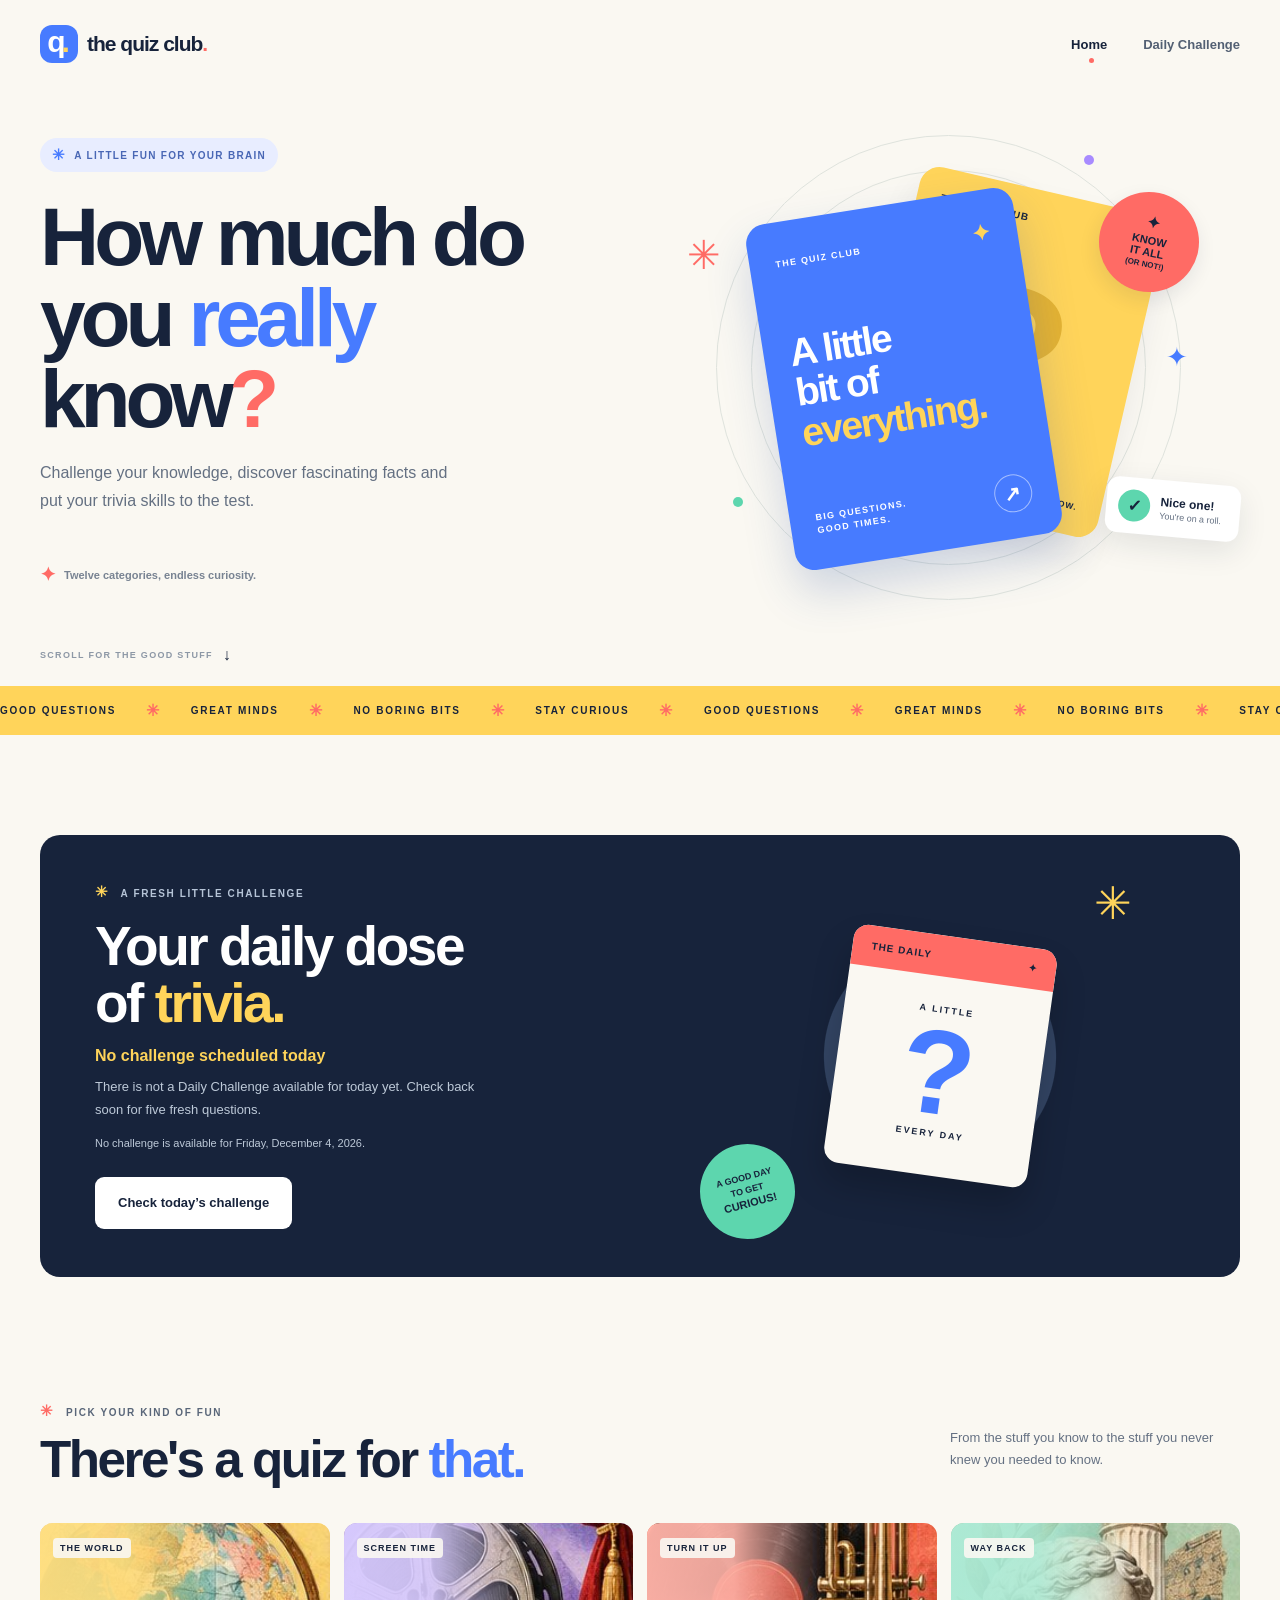
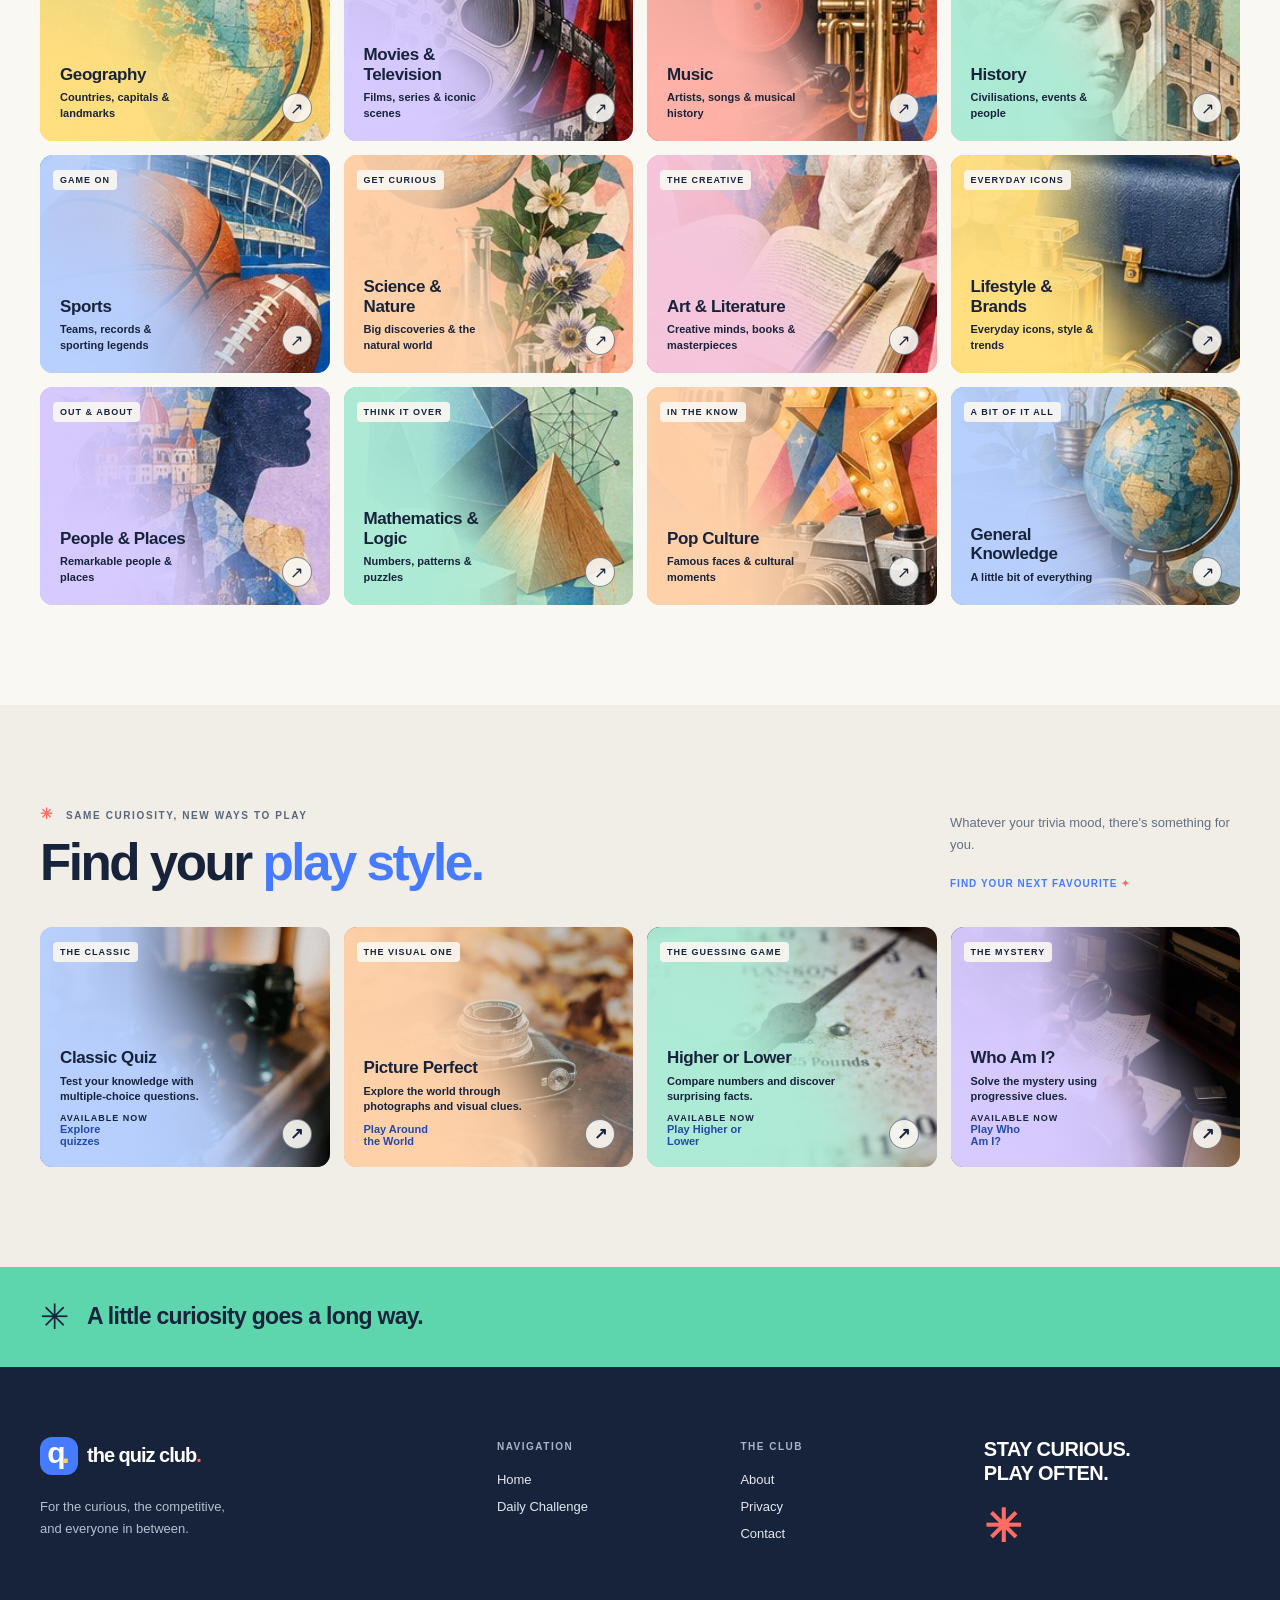
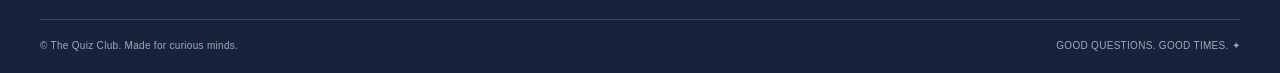
<file: index.html>
<!doctype html>
<html lang="en">
<head>
  <meta charset="utf-8">
  <meta name="viewport" content="width=device-width, initial-scale=1">
  <meta name="theme-color" content="#faf8f2">
  <meta name="description" content="A little curiosity goes a long way. Discover The Quiz Club, a new home for trivia lovers.">
  <title>The Quiz Club — Stay curious, play often</title>
  <link rel="icon" href="assets/icons/favicon.ico" sizes="any">
  <link rel="icon" href="assets/icons/favicon-32x32.png" type="image/png" sizes="32x32">
  <link rel="icon" href="assets/icons/favicon.svg" type="image/svg+xml">
  <link rel="apple-touch-icon" href="assets/icons/apple-touch-icon.png" sizes="180x180">
  <link rel="stylesheet" href="css/style.css">
  <link rel="stylesheet" href="css/home.css">
  <script defer src="js/navigation.js"></script>
  <script defer src="js/daily.js"></script>
</head>
<body>
  <header class="site-header">
    <div class="container header-inner">
      <a class="brand" href="index.html" aria-label="The Quiz Club home">
        <span class="brand-icon" aria-hidden="true">q<span>.</span></span>
        <span>the quiz club<span class="brand-period">.</span></span>
      </a>
      <button class="menu-toggle" type="button" aria-expanded="false" aria-controls="primary-navigation">
        <span></span><span></span><span></span><span class="sr-only">Toggle navigation</span>
      </button>
      <nav class="site-nav" id="primary-navigation" aria-label="Main navigation">
        <a class="nav-link active" href="index.html" aria-current="page">Home</a>
        <a class="nav-link" href="daily.html">Daily Challenge</a>
      </nav>
    </div>
  </header>

  <main>
    <section class="hero">
      <div class="container hero-grid">
        <div class="hero-copy">
          <div class="eyebrow"><span class="eyebrow-star">✳</span> A LITTLE FUN FOR YOUR BRAIN</div>
          <h1>How much do you <em>really</em> know<span class="coral">?</span></h1>
          <p>Challenge your knowledge, discover fascinating facts and put your trivia skills to the test.</p>
          <div class="hero-note"><span class="note-sparkle">✦</span> Twelve categories, endless curiosity.</div>
        </div>
        <div class="hero-art" aria-hidden="true">
          <div class="art-orbit orbit-one"></div><div class="art-orbit orbit-two"></div>
          <span class="art-sparkle sparkle-one">✳</span><span class="art-sparkle sparkle-two">✦</span>
          <span class="art-dot dot-one"></span><span class="art-dot dot-two"></span>
          <div class="art-back-card"><span>THE QUIZ CLUB</span><strong>?</strong><small>GOOD TO KNOW.</small></div>
          <div class="art-main-card">
            <div class="art-card-top"><span>THE QUIZ CLUB</span><span>✦</span></div>
            <div class="art-question">A little<br>bit of<br><em>everything.</em></div>
            <div class="art-card-bottom"><span>BIG QUESTIONS.<br>GOOD TIMES.</span><span class="art-arrow">↗</span></div>
          </div>
          <div class="art-badge"><span>✦</span> KNOW<br>IT ALL<br><small>(OR NOT!)</small></div>
          <div class="art-answer"><span class="answer-check">✓</span><span>Nice one!<small>You're on a roll.</small></span></div>
        </div>
      </div>
      <div class="hero-bottom container"><span>SCROLL FOR THE GOOD STUFF</span><span aria-hidden="true">↓</span></div>
    </section>

    <div class="ticker" aria-label="A little something for everyone">
      <div class="ticker-track" aria-hidden="true">
        <span>GOOD QUESTIONS</span><b>✳</b><span>GREAT MINDS</span><b>✳</b><span>NO BORING BITS</span><b>✳</b><span>STAY CURIOUS</span><b>✳</b><span>GOOD QUESTIONS</span><b>✳</b><span>GREAT MINDS</span><b>✳</b><span>NO BORING BITS</span><b>✳</b><span>STAY CURIOUS</span><b>✳</b>
      </div>
    </div>

    <section class="section daily-section" aria-labelledby="daily-title">
      <div class="container">
        <div class="daily-card">
          <div class="daily-copy">
            <div class="section-kicker light-kicker"><span>✳</span> A FRESH LITTLE CHALLENGE</div>
            <h2 id="daily-title">Your daily dose<br>of <em>trivia.</em></h2>
            <h3 class="daily-home-title" id="daily-home-title"></h3>
            <p id="daily-home-description">A new day, a new challenge. Make a little room in your routine for a whole lot of curiosity.</p>
            <p class="daily-home-status" id="daily-home-status" aria-live="polite"></p>
            <a class="button button-white" id="daily-home-cta" href="daily.html">Play Today's Challenge <span aria-hidden="true">↗</span></a>
          </div>
          <div class="daily-art" aria-hidden="true">
            <span class="daily-star">✳</span>
            <div class="calendar">
              <div class="calendar-top"><span>THE DAILY</span><span>✦</span></div>
              <div class="calendar-page"><span>A LITTLE</span><strong>?</strong><span>EVERY DAY</span></div>
            </div>
            <div class="daily-stamp">A GOOD DAY<br>TO GET<br><strong>CURIOUS!</strong></div>
          </div>
        </div>
      </div>
    </section>

    <section class="section categories-section" id="categories" aria-labelledby="categories-title">
      <div class="container">
        <div class="section-heading">
          <div><div class="section-kicker"><span>✳</span> PICK YOUR KIND OF FUN</div><h2 id="categories-title">There's a quiz for <em>that.</em></h2></div>
          <div class="section-heading-side"><p>From the stuff you know to the stuff you never knew you needed to know.</p></div>
        </div>
        <div class="category-grid">
          <a class="category-card cat-yellow" href="quiz.html?category=geography">
            <span class="cat-number">THE WORLD</span>
            <span class="cat-art" style="background-image: url('assets/images/categories/geography.jpg')" aria-hidden="true"></span>
            <span class="cat-name">Geography</span><span class="cat-description">Countries, capitals &amp; landmarks</span><span class="cat-arrow" aria-hidden="true">↗</span>
          </a>
          <a class="category-card cat-lavender" href="quiz.html?category=movies-television">
            <span class="cat-number">SCREEN TIME</span>
            <span class="cat-art" style="background-image: url('assets/images/categories/movies-television.jpg')" aria-hidden="true"></span>
            <span class="cat-name">Movies &amp; Television</span><span class="cat-description">Films, series &amp; iconic scenes</span><span class="cat-arrow" aria-hidden="true">↗</span>
          </a>
          <a class="category-card cat-coral" href="quiz.html?category=music">
            <span class="cat-number">TURN IT UP</span>
            <span class="cat-art" style="background-image: url('assets/images/categories/music.jpg')" aria-hidden="true"></span>
            <span class="cat-name">Music</span><span class="cat-description">Artists, songs &amp; musical history</span><span class="cat-arrow" aria-hidden="true">↗</span>
          </a>
          <a class="category-card cat-mint" href="quiz.html?category=history">
            <span class="cat-number">WAY BACK</span>
            <span class="cat-art" style="background-image: url('assets/images/categories/history.jpg')" aria-hidden="true"></span>
            <span class="cat-name">History</span><span class="cat-description">Civilisations, events &amp; people</span><span class="cat-arrow" aria-hidden="true">↗</span>
          </a>
          <a class="category-card cat-blue" href="quiz.html?category=sports">
            <span class="cat-number">GAME ON</span>
            <span class="cat-art" style="background-image: url('assets/images/categories/sports.jpg')" aria-hidden="true"></span>
            <span class="cat-name">Sports</span><span class="cat-description">Teams, records &amp; sporting legends</span><span class="cat-arrow" aria-hidden="true">↗</span>
          </a>
          <a class="category-card cat-peach" href="quiz.html?category=science-nature">
            <span class="cat-number">GET CURIOUS</span>
            <span class="cat-art" style="background-image: url('assets/images/categories/science-nature.jpg')" aria-hidden="true"></span>
            <span class="cat-name">Science &amp; Nature</span><span class="cat-description">Big discoveries &amp; the natural world</span><span class="cat-arrow" aria-hidden="true">↗</span>
          </a>
          <a class="category-card cat-pink" href="quiz.html?category=art-literature">
            <span class="cat-number">THE CREATIVE</span>
            <span class="cat-art" style="background-image: url('assets/images/categories/art-literature.jpg')" aria-hidden="true"></span>
            <span class="cat-name">Art &amp; Literature</span><span class="cat-description">Creative minds, books &amp; masterpieces</span><span class="cat-arrow" aria-hidden="true">↗</span>
          </a>
          <a class="category-card cat-yellow" href="quiz.html?category=lifestyle-brands">
            <span class="cat-number">EVERYDAY ICONS</span>
            <span class="cat-art" style="background-image: url('assets/images/categories/lifestyle-brands.jpg')" aria-hidden="true"></span>
            <span class="cat-name">Lifestyle &amp; Brands</span><span class="cat-description">Everyday icons, style &amp; trends</span><span class="cat-arrow" aria-hidden="true">↗</span>
          </a>
          <a class="category-card cat-lavender" href="quiz.html?category=people-places">
            <span class="cat-number">OUT &amp; ABOUT</span>
            <span class="cat-art" style="background-image: url('assets/images/categories/people-places.jpg')" aria-hidden="true"></span>
            <span class="cat-name">People &amp; Places</span><span class="cat-description">Remarkable people &amp; places</span><span class="cat-arrow" aria-hidden="true">↗</span>
          </a>
          <a class="category-card cat-mint" href="quiz.html?category=mathematics-logic">
            <span class="cat-number">THINK IT OVER</span>
            <span class="cat-art" style="background-image: url('assets/images/categories/mathematics-logic.jpg')" aria-hidden="true"></span>
            <span class="cat-name">Mathematics &amp; Logic</span><span class="cat-description">Numbers, patterns &amp; puzzles</span><span class="cat-arrow" aria-hidden="true">↗</span>
          </a>
          <a class="category-card cat-peach" href="quiz.html?category=pop-culture">
            <span class="cat-number">IN THE KNOW</span>
            <span class="cat-art" style="background-image: url('assets/images/categories/pop-culture.jpg')" aria-hidden="true"></span>
            <span class="cat-name">Pop Culture</span><span class="cat-description">Famous faces &amp; cultural moments</span><span class="cat-arrow" aria-hidden="true">↗</span>
          </a>
          <a class="category-card cat-blue" href="quiz.html?category=general-knowledge">
            <span class="cat-number">A BIT OF IT ALL</span>
            <span class="cat-art" style="background-image: url('assets/images/categories/general-knowledge.jpg')" aria-hidden="true"></span>
            <span class="cat-name">General Knowledge</span><span class="cat-description">A little bit of everything</span><span class="cat-arrow" aria-hidden="true">↗</span>
          </a>
        </div>
      </div>
    </section>

    <section class="section modes-section" aria-labelledby="modes-title">
      <div class="container">
        <div class="section-heading">
          <div><div class="section-kicker"><span>✳</span> SAME CURIOSITY, NEW WAYS TO PLAY</div><h2 id="modes-title">Find your <em>play style.</em></h2></div>
          <div class="section-heading-side"><p>Whatever your trivia mood, there's something for you.</p><span class="coming-label">FIND YOUR NEXT FAVOURITE <span>✦</span></span></div>
        </div>
        <div class="modes-grid">
          <article class="mode-card mode-classic">
            <span class="mode-art" aria-hidden="true"></span><span class="mode-index">THE CLASSIC</span>
            <h3>Classic Quiz</h3><p>Test your knowledge with multiple-choice questions.</p><span class="mode-status">AVAILABLE NOW</span><a class="mode-play" href="#categories"><span class="mode-play-label">Explore quizzes</span><span class="mode-arrow" aria-hidden="true">↗</span></a>
          </article>
          <article class="mode-card mode-picture">
            <span class="mode-art" aria-hidden="true"></span><span class="mode-index">THE VISUAL ONE</span>
            <h3>Picture Perfect</h3><p>Explore the world through photographs and visual clues.</p><a class="mode-play" href="picture-perfect.html"><span class="mode-play-label">Play Around the World</span><span class="mode-arrow" aria-hidden="true">↗</span></a>
          </article>
          <article class="mode-card mode-higher">
            <span class="mode-art" aria-hidden="true"></span><span class="mode-index">THE GUESSING GAME</span>
            <h3>Higher or Lower</h3><p>Compare numbers and discover surprising facts.</p><span class="mode-status">AVAILABLE NOW</span><a class="mode-play" href="higher-lower.html"><span class="mode-play-label">Play Higher or Lower</span><span class="mode-arrow" aria-hidden="true">↗</span></a>
          </article>
          <article class="mode-card mode-mystery">
            <span class="mode-art" aria-hidden="true"></span><span class="mode-index">THE MYSTERY</span>
            <h3>Who Am I?</h3><p>Solve the mystery using progressive clues.</p><span class="mode-status">AVAILABLE NOW</span><a class="mode-play" href="who-am-i.html#categories"><span class="mode-play-label">Play Who Am I?</span><span class="mode-arrow" aria-hidden="true">↗</span></a>
          </article>
        </div>
      </div>
    </section>
    <section class="closing-banner"><div class="container closing-inner"><span aria-hidden="true">✳</span><p>A little curiosity goes a long way.</p></div></section>
  </main>
  <footer class="site-footer">
    <div class="container footer-grid">
      <div class="footer-about"><a class="brand footer-brand" href="index.html"><span class="brand-icon" aria-hidden="true">q<span>.</span></span><span>the quiz club<span class="brand-period">.</span></span></a><p>For the curious, the competitive,<br>and everyone in between.</p></div>
      <div><h2>NAVIGATION</h2><a href="index.html">Home</a><a href="daily.html">Daily Challenge</a></div>
      <div><h2>THE CLUB</h2><a href="about.html#about">About</a><a href="about.html#privacy">Privacy</a><a href="about.html#contact">Contact</a></div>
      <div class="footer-signoff">STAY CURIOUS.<br><span>PLAY OFTEN.</span><span class="footer-star" aria-hidden="true">✳</span></div>
    </div>
    <div class="container footer-bottom"><span>© The Quiz Club. Made for curious minds.</span><span>GOOD QUESTIONS. GOOD TIMES. ✦</span></div>
  </footer>
</body>
</html>
</file>
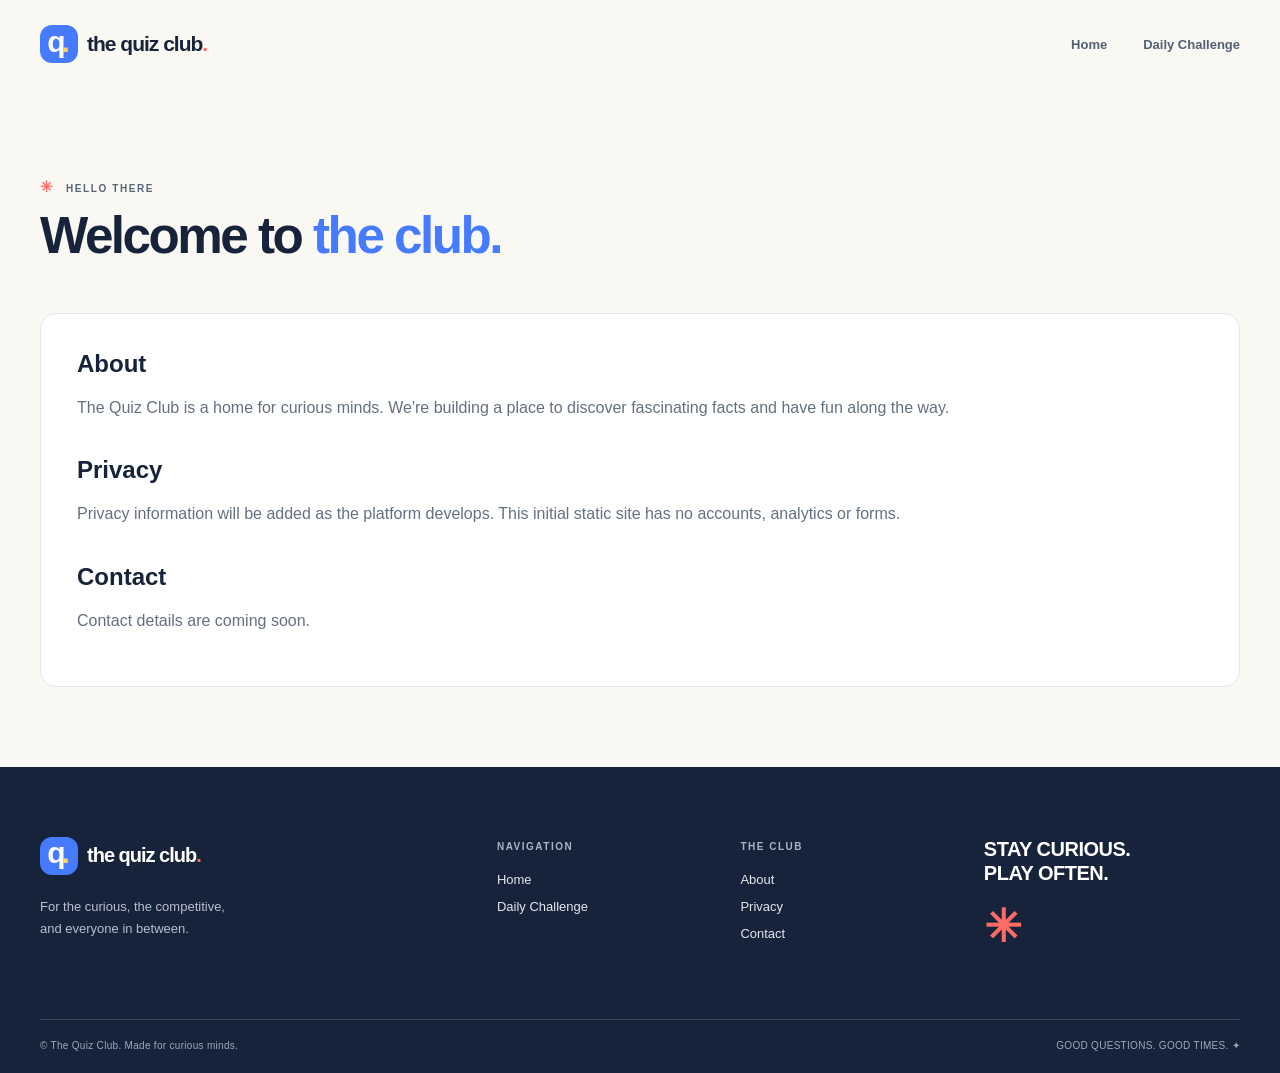
<file: about.html>
<!doctype html>
<html lang="en">
<head>
  <meta charset="utf-8">
  <meta name="viewport" content="width=device-width, initial-scale=1">
  <meta name="theme-color" content="#faf8f2">
  <meta name="description" content="Get to know The Quiz Club.">
  <title>About — The Quiz Club</title>
  <link rel="icon" href="assets/icons/favicon.ico" sizes="any">
  <link rel="icon" href="assets/icons/favicon-32x32.png" type="image/png" sizes="32x32">
  <link rel="icon" href="assets/icons/favicon.svg" type="image/svg+xml">
  <link rel="apple-touch-icon" href="assets/icons/apple-touch-icon.png" sizes="180x180">
  <link rel="stylesheet" href="css/style.css">
  <script defer src="js/navigation.js"></script>
</head>
<body>
  <header class="site-header"><div class="container header-inner">
    <a class="brand" href="index.html" aria-label="The Quiz Club home"><span class="brand-icon" aria-hidden="true">q<span>.</span></span><span>the quiz club<span class="brand-period">.</span></span></a>
    <button class="menu-toggle" type="button" aria-expanded="false" aria-controls="primary-navigation"><span></span><span></span><span></span><span class="sr-only">Toggle navigation</span></button>
    <nav class="site-nav" id="primary-navigation" aria-label="Main navigation"><a class="nav-link" href="index.html">Home</a><a class="nav-link" href="daily.html">Daily Challenge</a></nav>
  </div></header>
  <main class="placeholder-main"><div class="container">
    <div class="placeholder-intro"><div class="section-kicker"><span>✳</span> HELLO THERE</div><h1>Welcome to <em>the club.</em></h1></div>
    <div class="placeholder-panel">
      <section class="info-section" id="about"><h2>About</h2><p>The Quiz Club is a home for curious minds. We're building a place to discover fascinating facts and have fun along the way.</p></section>
      <section class="info-section" id="privacy"><h2>Privacy</h2><p>Privacy information will be added as the platform develops. This initial static site has no accounts, analytics or forms.</p></section>
      <section class="info-section" id="contact"><h2>Contact</h2><p>Contact details are coming soon.</p></section>
    </div>
  </div></main>
  <footer class="site-footer"><div class="container footer-grid">
    <div class="footer-about"><a class="brand footer-brand" href="index.html"><span class="brand-icon" aria-hidden="true">q<span>.</span></span><span>the quiz club<span class="brand-period">.</span></span></a><p>For the curious, the competitive,<br>and everyone in between.</p></div>
    <div><h2>NAVIGATION</h2><a href="index.html">Home</a><a href="daily.html">Daily Challenge</a></div>
    <div><h2>THE CLUB</h2><a href="about.html#about">About</a><a href="about.html#privacy">Privacy</a><a href="about.html#contact">Contact</a></div>
    <div class="footer-signoff">STAY CURIOUS.<br><span>PLAY OFTEN.</span><span class="footer-star" aria-hidden="true">✳</span></div>
  </div><div class="container footer-bottom"><span>© The Quiz Club. Made for curious minds.</span><span>GOOD QUESTIONS. GOOD TIMES. ✦</span></div></footer>
</body>
</html>
</file>
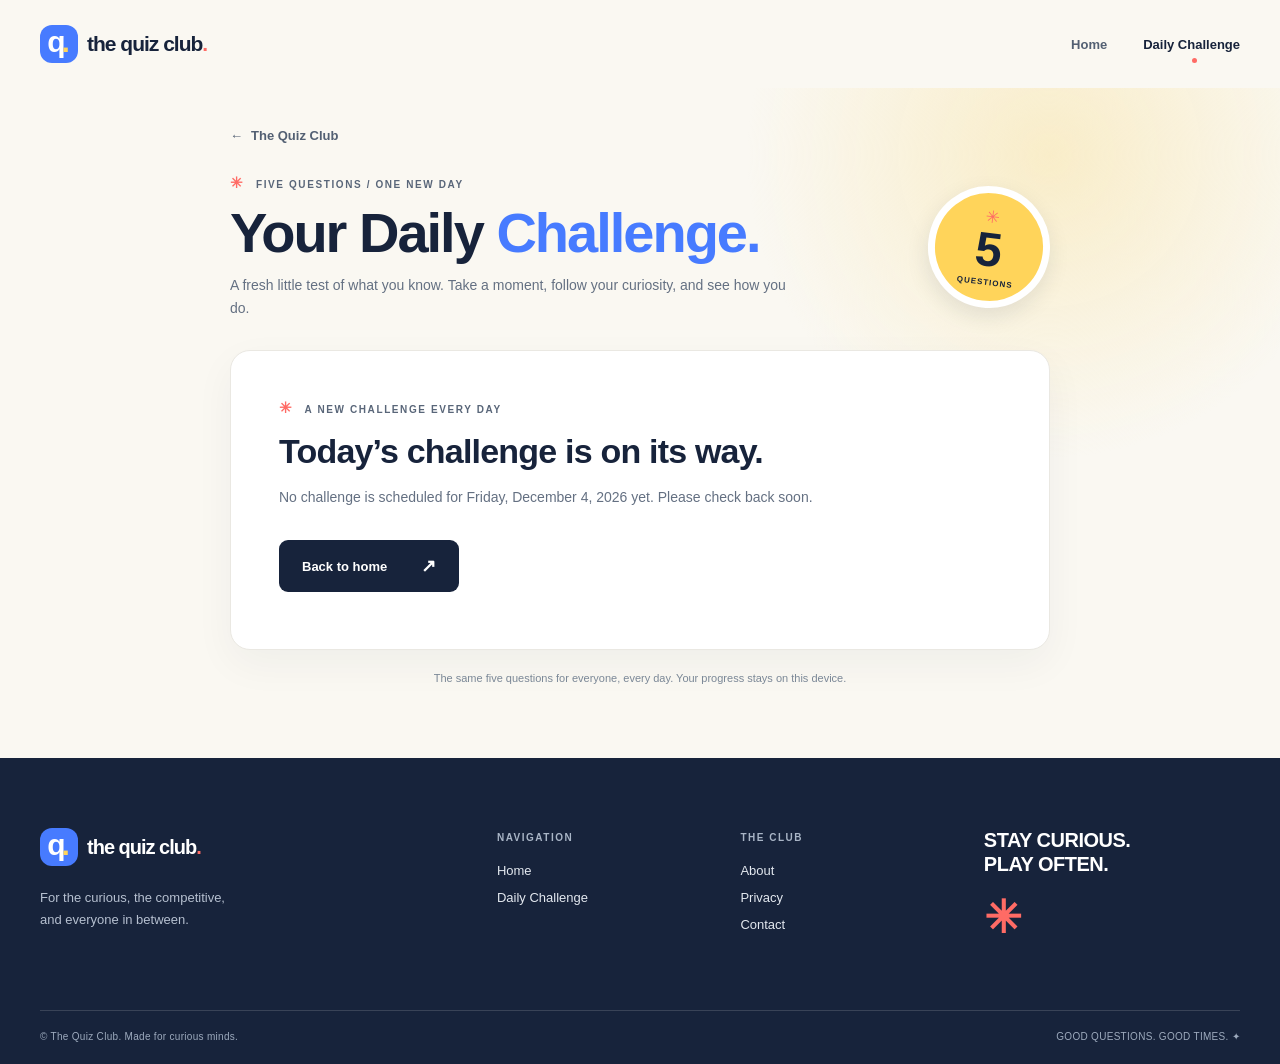
<file: daily.html>
<!doctype html>
<html lang="en">
<head>
  <meta charset="utf-8">
  <meta name="viewport" content="width=device-width, initial-scale=1">
  <meta name="theme-color" content="#faf8f2">
  <meta name="description" content="Five fresh questions every day. Play The Quiz Club Daily Challenge and see how high you can score.">
  <meta property="og:type" content="website">
  <meta property="og:url" content="https://the-quiz-club.com/daily">
  <meta property="og:title" content="Daily Challenge — The Quiz Club">
  <meta property="og:description" content="Five fresh questions every day. Play The Quiz Club Daily Challenge and see how high you can score.">
  <title>Daily Challenge — The Quiz Club</title>
  <link rel="icon" href="assets/icons/favicon.ico" sizes="any">
  <link rel="icon" href="assets/icons/favicon-32x32.png" type="image/png" sizes="32x32">
  <link rel="icon" href="assets/icons/favicon.svg" type="image/svg+xml">
  <link rel="apple-touch-icon" href="assets/icons/apple-touch-icon.png" sizes="180x180">
  <link rel="stylesheet" href="css/style.css">
  <link rel="stylesheet" href="css/quiz.css">
  <link rel="stylesheet" href="css/daily.css">
  <script defer src="js/navigation.js"></script>
  <script defer src="js/daily.js"></script>
</head>
<body>
  <header class="site-header"><div class="container header-inner">
    <a class="brand" href="index.html" aria-label="The Quiz Club home"><span class="brand-icon" aria-hidden="true">q<span>.</span></span><span>the quiz club<span class="brand-period">.</span></span></a>
    <button class="menu-toggle" type="button" aria-expanded="false" aria-controls="primary-navigation"><span></span><span></span><span></span><span class="sr-only">Toggle navigation</span></button>
    <nav class="site-nav" id="primary-navigation" aria-label="Main navigation"><a class="nav-link" href="index.html">Home</a><a class="nav-link active" href="daily.html" aria-current="page">Daily Challenge</a></nav>
  </div></header>
  <main class="quiz-main daily-main">
    <div class="quiz-shell daily-shell">
      <a class="quiz-back" href="index.html"><span aria-hidden="true">←</span> The Quiz Club</a>
      <div class="quiz-intro daily-intro">
        <div><div class="section-kicker"><span>✳</span> FIVE QUESTIONS / ONE NEW DAY</div><h1>Your Daily <em>Challenge.</em></h1><p>A fresh little test of what you know. Take a moment, follow your curiosity, and see how you do.</p></div>
        <div class="quiz-intro-art daily-illustration" aria-hidden="true"><span>✳</span><strong>5</strong><small>QUESTIONS</small></div>
      </div>
      <section class="quiz-card daily-card" aria-label="Daily Challenge">
        <div id="daily-loading" class="daily-message" role="status">Getting today’s challenge ready…</div>
        <div id="daily-unavailable" class="daily-message" hidden>
          <div class="section-kicker"><span>✳</span> A NEW CHALLENGE EVERY DAY</div>
          <h2>Today’s challenge is on its way.</h2>
          <p id="daily-unavailable-copy">There isn’t a challenge available for today yet. Please check back soon.</p>
          <a class="button button-dark" href="index.html">Back to home <span aria-hidden="true">↗</span></a>
        </div>
        <div id="daily-error" class="daily-message" role="alert" hidden>
          <h2>We couldn’t load the challenge.</h2>
          <p id="daily-error-copy">Please refresh the page and try again.</p>
        </div>
        <section id="daily-welcome" class="daily-welcome" hidden aria-labelledby="daily-title">
          <div class="daily-date-row"><span id="daily-date"></span><span id="daily-streak" class="daily-streak"></span></div>
          <h2 id="daily-title"></h2>
          <p id="daily-description" class="daily-description"></p>
          <div class="daily-facts" aria-label="Challenge details">
            <span>5 questions</span><span>About 3 minutes</span><span>Up to 100 points</span>
          </div>
          <p id="daily-welcome-status" class="daily-welcome-status"></p>
          <button class="button button-blue" id="daily-start" type="button">Start challenge <span aria-hidden="true">↗</span></button>
        </section>
        <section id="daily-game" class="daily-game" hidden aria-labelledby="daily-question">
          <div class="quiz-meta"><span id="daily-question-count"></span><span class="score-pill"><span id="daily-score">0</span> / 100 points</span></div>
          <div class="progress" id="daily-progress" role="progressbar" aria-label="Challenge progress" aria-valuemin="0" aria-valuemax="5" aria-valuenow="0" aria-valuetext="0 of 5 questions answered"><span id="daily-progress-fill"></span></div>
          <div class="question-heading">
            <div class="question-kicker"><span id="daily-category"></span><span aria-hidden="true"> / </span><span id="daily-difficulty"></span></div>
            <h2 id="daily-question" tabindex="-1"></h2>
          </div>
          <div id="daily-answers" class="answers" role="group" aria-labelledby="daily-question"></div>
          <div id="daily-feedback" class="feedback" aria-live="polite" hidden>
            <p id="daily-feedback-title" class="feedback-title"></p>
            <p id="daily-explanation"></p>
          </div>
          <div class="daily-actions"><span class="quiz-hint">One official attempt each day</span><button class="button button-blue" id="daily-continue" type="button" hidden>Continue <span aria-hidden="true">→</span></button></div>
        </section>
        <section id="daily-results" class="daily-results" hidden aria-labelledby="daily-result-heading">
          <div class="section-kicker"><span>✳</span> CHALLENGE COMPLETE</div>
          <div class="daily-result-score"><strong id="daily-result-score">0</strong><span>/ 100</span></div>
          <h2 id="daily-result-heading">Your result</h2>
          <p id="daily-result-message"></p>
          <p id="daily-result-stats" class="daily-result-stats"></p>
          <div id="daily-review-list" class="daily-review-list"></div>
          <div class="daily-result-actions">
            <a class="button button-dark" href="index.html">Back to home <span aria-hidden="true">↗</span></a>
            <button class="button button-outline" id="daily-share" type="button">Share your score <span aria-hidden="true">↗</span></button>
          </div>
          <p id="daily-share-status" class="daily-share-status" role="status" aria-live="polite"></p>
          <dialog id="daily-share-dialog" class="daily-share-dialog" aria-labelledby="daily-share-title">
            <div class="daily-share-dialog-header">
              <h3 id="daily-share-title">Share your score</h3>
              <button class="daily-share-close" id="daily-share-close" type="button" aria-label="Close share options">×</button>
            </div>
            <p>Choose how you’d like to share today’s challenge.</p>
            <div class="daily-share-options">
              <a class="daily-share-option button-whatsapp" id="daily-share-whatsapp" href="https://wa.me/" target="_blank" rel="noopener noreferrer">WhatsApp <span aria-hidden="true">↗</span></a>
              <a class="daily-share-option button-facebook" id="daily-share-facebook" href="https://www.facebook.com/" target="_blank" rel="noopener noreferrer">Facebook <span aria-hidden="true">↗</span></a>
              <button class="daily-share-option button-device-share" id="daily-share-device" type="button">More sharing options <span aria-hidden="true">↗</span></button>
              <button class="daily-share-option button-copy-share" id="daily-share-copy" type="button">Copy score and link <span aria-hidden="true">⧉</span></button>
            </div>
          </dialog>
        </section>
      </section>
      <p class="daily-footnote">The same five questions for everyone, every day. Your progress stays on this device.</p>
    </div>
  </main>
  <footer class="site-footer"><div class="container footer-grid">
    <div class="footer-about"><a class="brand footer-brand" href="index.html"><span class="brand-icon" aria-hidden="true">q<span>.</span></span><span>the quiz club<span class="brand-period">.</span></span></a><p>For the curious, the competitive,<br>and everyone in between.</p></div>
    <div><h2>NAVIGATION</h2><a href="index.html">Home</a><a href="daily.html">Daily Challenge</a></div>
    <div><h2>THE CLUB</h2><a href="about.html#about">About</a><a href="about.html#privacy">Privacy</a><a href="about.html#contact">Contact</a></div>
    <div class="footer-signoff">STAY CURIOUS.<br><span>PLAY OFTEN.</span><span class="footer-star" aria-hidden="true">✳</span></div>
  </div><div class="container footer-bottom"><span>© The Quiz Club. Made for curious minds.</span><span>GOOD QUESTIONS. GOOD TIMES. ✦</span></div></footer>
</body>
</html>
</file>
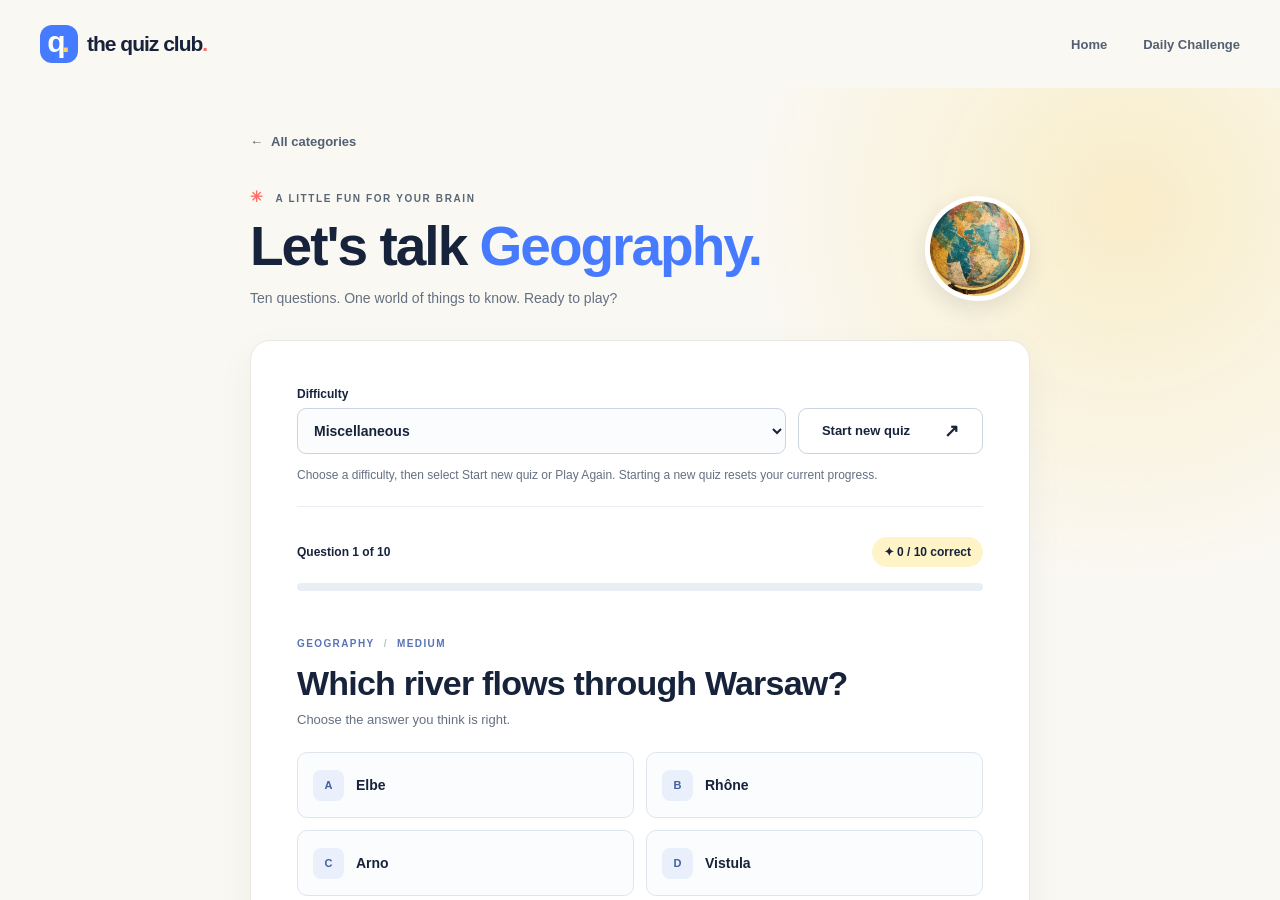
<file: geography.html>
<!doctype html>
<html lang="en">
<head>
  <meta charset="utf-8">
  <meta name="viewport" content="width=device-width, initial-scale=1">
  <meta http-equiv="refresh" content="0; url=quiz.html?category=geography">
  <title>Geography Quiz — The Quiz Club</title>
  <link rel="icon" href="assets/icons/favicon.ico" sizes="any">
  <link rel="icon" href="assets/icons/favicon-32x32.png" type="image/png" sizes="32x32">
  <link rel="icon" href="assets/icons/favicon.svg" type="image/svg+xml">
  <link rel="apple-touch-icon" href="assets/icons/apple-touch-icon.png" sizes="180x180">
</head>
<body>
  <p>Continue to the <a href="quiz.html?category=geography">Geography quiz</a>.</p>
</body>
</html>
</file>
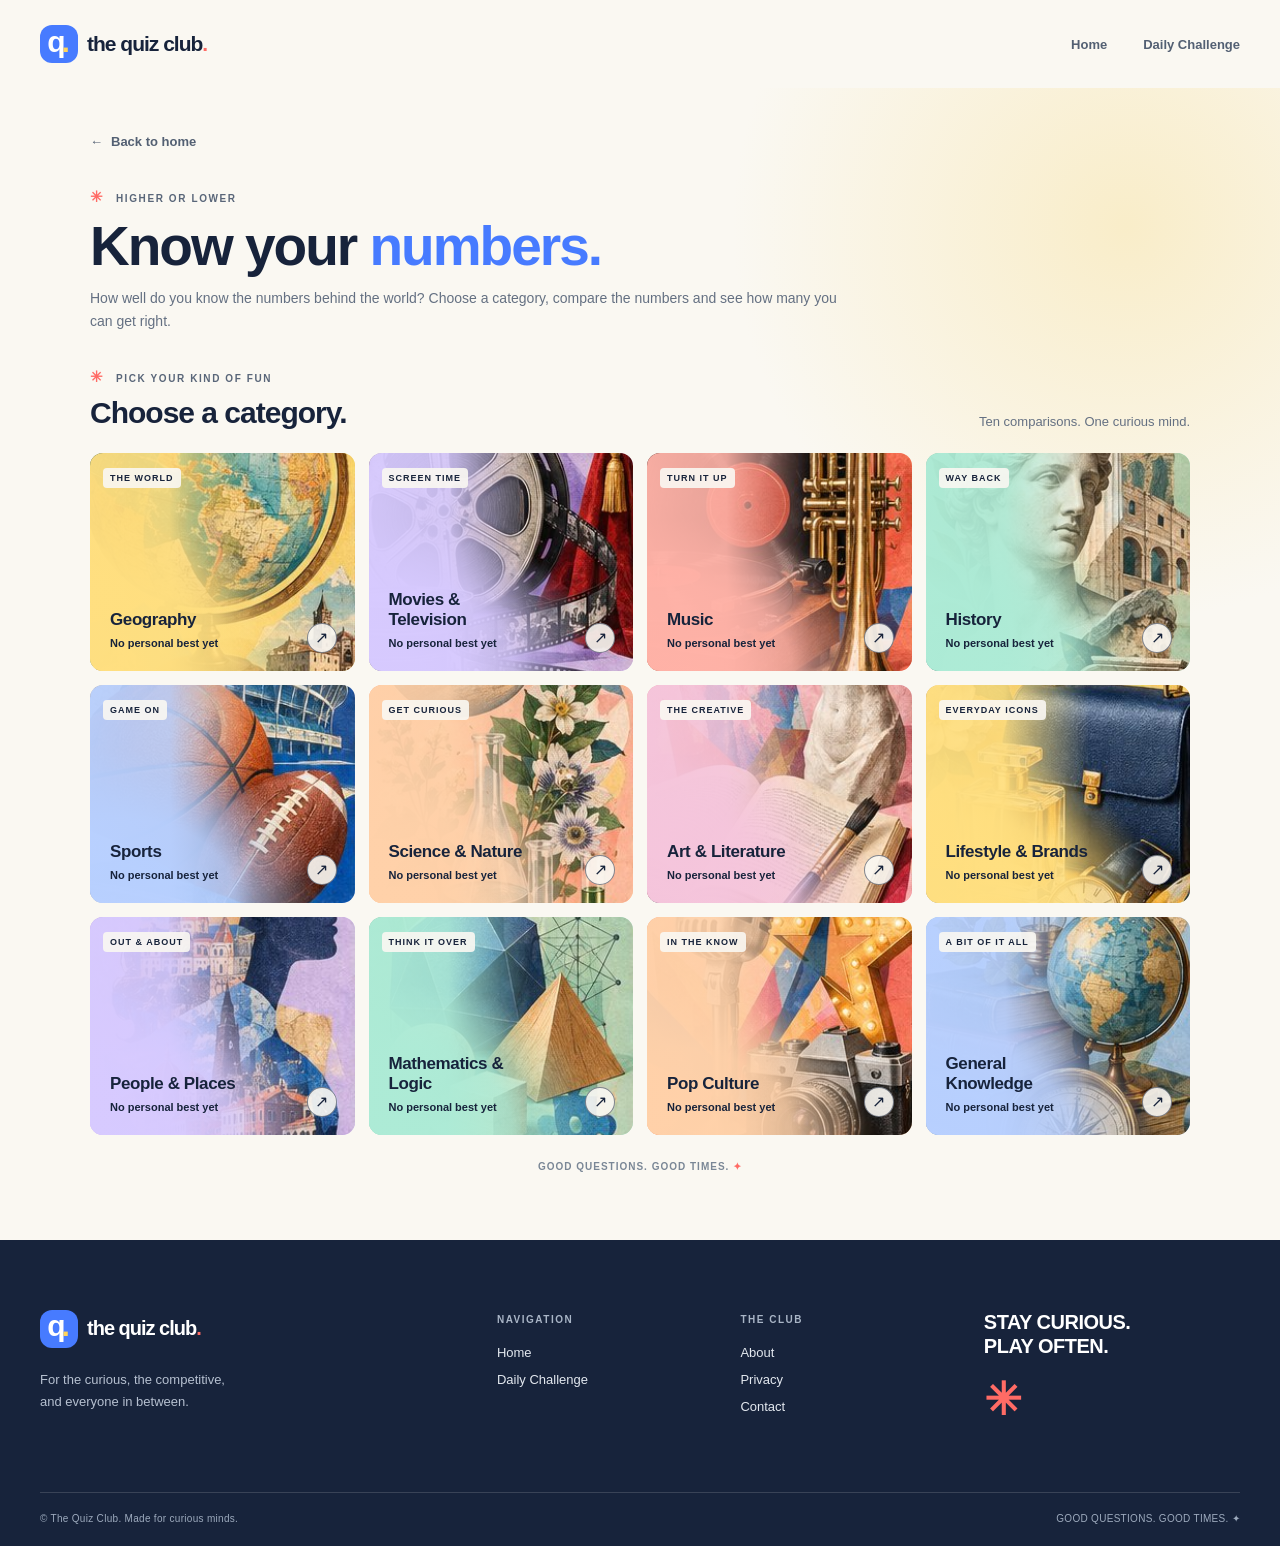
<file: higher-lower.html>
<!doctype html>
<html lang="en">
<head>
  <meta charset="utf-8">
  <meta name="viewport" content="width=device-width, initial-scale=1">
  <meta name="theme-color" content="#faf8f2">
  <meta name="description" content="Compare the numbers in Higher or Lower, a category-based game from The Quiz Club.">
  <title>Higher or Lower — The Quiz Club</title>
  <link rel="icon" href="assets/icons/favicon.ico" sizes="any">
  <link rel="icon" href="assets/icons/favicon-32x32.png" type="image/png" sizes="32x32">
  <link rel="icon" href="assets/icons/favicon.svg" type="image/svg+xml">
  <link rel="apple-touch-icon" href="assets/icons/apple-touch-icon.png" sizes="180x180">
  <link rel="stylesheet" href="css/style.css">
  <link rel="stylesheet" href="css/quiz.css">
  <link rel="stylesheet" href="css/home.css">
  <link rel="stylesheet" href="css/higher-lower.css">
  <script defer src="js/navigation.js"></script>
  <script defer src="js/higher-lower.js"></script>
</head>
<body>
  <header class="site-header"><div class="container header-inner">
    <a class="brand" href="index.html" aria-label="The Quiz Club home"><span class="brand-icon" aria-hidden="true">q<span>.</span></span><span>the quiz club<span class="brand-period">.</span></span></a>
    <button class="menu-toggle" type="button" aria-expanded="false" aria-controls="primary-navigation"><span></span><span></span><span></span><span class="sr-only">Toggle navigation</span></button>
    <nav class="site-nav" id="primary-navigation" aria-label="Main navigation"><a class="nav-link" href="index.html">Home</a><a class="nav-link" href="daily.html">Daily Challenge</a></nav>
  </div></header>
  <main class="quiz-main">
    <div class="higher-shell">
      <a class="quiz-back" href="index.html"><span aria-hidden="true">←</span> Back to home</a>
      <div class="quiz-intro higher-intro">
        <div><div class="section-kicker"><span>✳</span> HIGHER OR LOWER</div><h1>Know your <em>numbers.</em></h1><p>How well do you know the numbers behind the world? Choose a category, compare the numbers and see how many you can get right.</p></div>
      </div>
      <div id="loading" role="status">Getting the comparisons ready...</div>
      <div id="load-error" class="quiz-card load-error" role="alert" hidden><h2>We couldn't load the game.</h2><p>Check your connection and try again. If you're opening this page from your computer, use a local web server.</p><button class="button button-blue" id="retry" type="button">Try again ↗</button></div>
      <noscript><style>#loading { display: none; }</style><p class="load-error">This game needs JavaScript. Enable it and reload the page to play.</p></noscript>
      <p id="storage-warning" class="higher-warning" role="status" hidden></p>
      <section id="categories" aria-labelledby="categories-title" hidden>
        <div class="higher-section-heading"><div><div class="section-kicker"><span>✳</span> PICK YOUR KIND OF FUN</div><h2 id="categories-title" tabindex="-1">Choose a category.</h2></div><p>Ten comparisons. One curious mind.</p></div>
        <p id="category-message" class="higher-warning" role="status" hidden></p>
        <div id="category-grid" class="category-grid"></div>
      </section>
      <section id="game" class="quiz-card" aria-label="Higher or Lower comparison" hidden>
        <div class="quiz-meta"><span id="question-count"></span><span class="score-pill">✦ <span id="score">0</span> / 10 correct</span></div>
        <div id="progress" class="progress" role="progressbar" aria-label="Round progress" aria-valuemin="0" aria-valuemax="10" aria-valuenow="0"><span id="progress-fill"></span></div>
        <div class="question-heading"><span id="category-name" class="question-kicker"></span><h2 id="question" tabindex="-1"></h2><p id="metric"></p></div>
        <div class="comparison-grid">
          <div class="comparison-item comparison-left">
            <figure class="comparison-figure"><img id="left-image" alt="" width="700" height="460"><p id="left-image-error" class="comparison-image-error" role="status" hidden>Image unavailable.</p></figure>
            <div class="comparison-copy"><span class="comparison-label">FIRST ITEM</span><h3 id="left-name"></h3><div id="left-value" class="comparison-value"></div></div>
          </div>
          <div class="comparison-item comparison-right">
            <figure class="comparison-figure"><img id="right-image" alt="" width="700" height="460"><p id="right-image-error" class="comparison-image-error" role="status" hidden>Image unavailable.</p></figure>
            <div class="comparison-copy"><span class="comparison-label">SECOND ITEM</span><h3 id="right-name"></h3><div id="right-value" class="comparison-value"></div></div>
          </div>
        </div>
        <div class="higher-answers" role="group" aria-label="Is the second value higher or lower?">
          <button id="higher" type="button">HIGHER <span aria-hidden="true">↑</span></button><button id="lower" type="button">LOWER <span aria-hidden="true">↓</span></button>
        </div>
        <div class="comparison-credits" aria-label="Image credits"><p id="left-image-credit"></p><p id="right-image-credit"></p></div>
        <div id="feedback" class="feedback" role="status" aria-live="polite" hidden><p id="feedback-title" class="feedback-title"></p><p id="explanation"></p><p class="higher-source">Source: <a id="source" target="_blank" rel="noopener noreferrer"></a> <span id="reference-year"></span></p></div>
        <div class="quiz-actions"><span class="quiz-hint">Take your time. The answer can wait. ✦</span><button class="button button-blue" id="next" type="button" hidden>Continue →</button></div>
      </section>
      <section id="results" class="quiz-card results higher-results" aria-labelledby="result-title" hidden>
        <div class="section-kicker"><span>✳</span> ROUND COMPLETE</div>
        <div class="result-badge" aria-hidden="true"><span id="result-ring-score"></span><small>OUT OF 10</small></div>
        <h2 id="result-title" tabindex="-1"></h2><p id="result-summary"></p><p id="result-breakdown" class="result-note"></p><p id="result-best" class="result-note"></p>
        <div class="result-actions"><button class="button button-blue" id="play-again" type="button">Play Again ↗</button><button class="button result-back" id="choose-category" type="button">Choose Another Category →</button></div>
        <div class="higher-review"><h3>Your round, reviewed.</h3><div id="review"></div></div>
      </section>
      <p class="quiz-footer-note">GOOD QUESTIONS. GOOD TIMES. <span aria-hidden="true">✦</span></p>
    </div>
  </main>
  <footer class="site-footer"><div class="container footer-grid">
    <div class="footer-about"><a class="brand footer-brand" href="index.html"><span class="brand-icon" aria-hidden="true">q<span>.</span></span><span>the quiz club<span class="brand-period">.</span></span></a><p>For the curious, the competitive,<br>and everyone in between.</p></div>
    <div><h2>NAVIGATION</h2><a href="index.html">Home</a><a href="daily.html">Daily Challenge</a></div>
    <div><h2>THE CLUB</h2><a href="about.html#about">About</a><a href="about.html#privacy">Privacy</a><a href="about.html#contact">Contact</a></div>
    <div class="footer-signoff">STAY CURIOUS.<br><span>PLAY OFTEN.</span><span class="footer-star" aria-hidden="true">✳</span></div>
  </div><div class="container footer-bottom"><span>© The Quiz Club. Made for curious minds.</span><span>GOOD QUESTIONS. GOOD TIMES. ✦</span></div></footer>
</body>
</html>
</file>
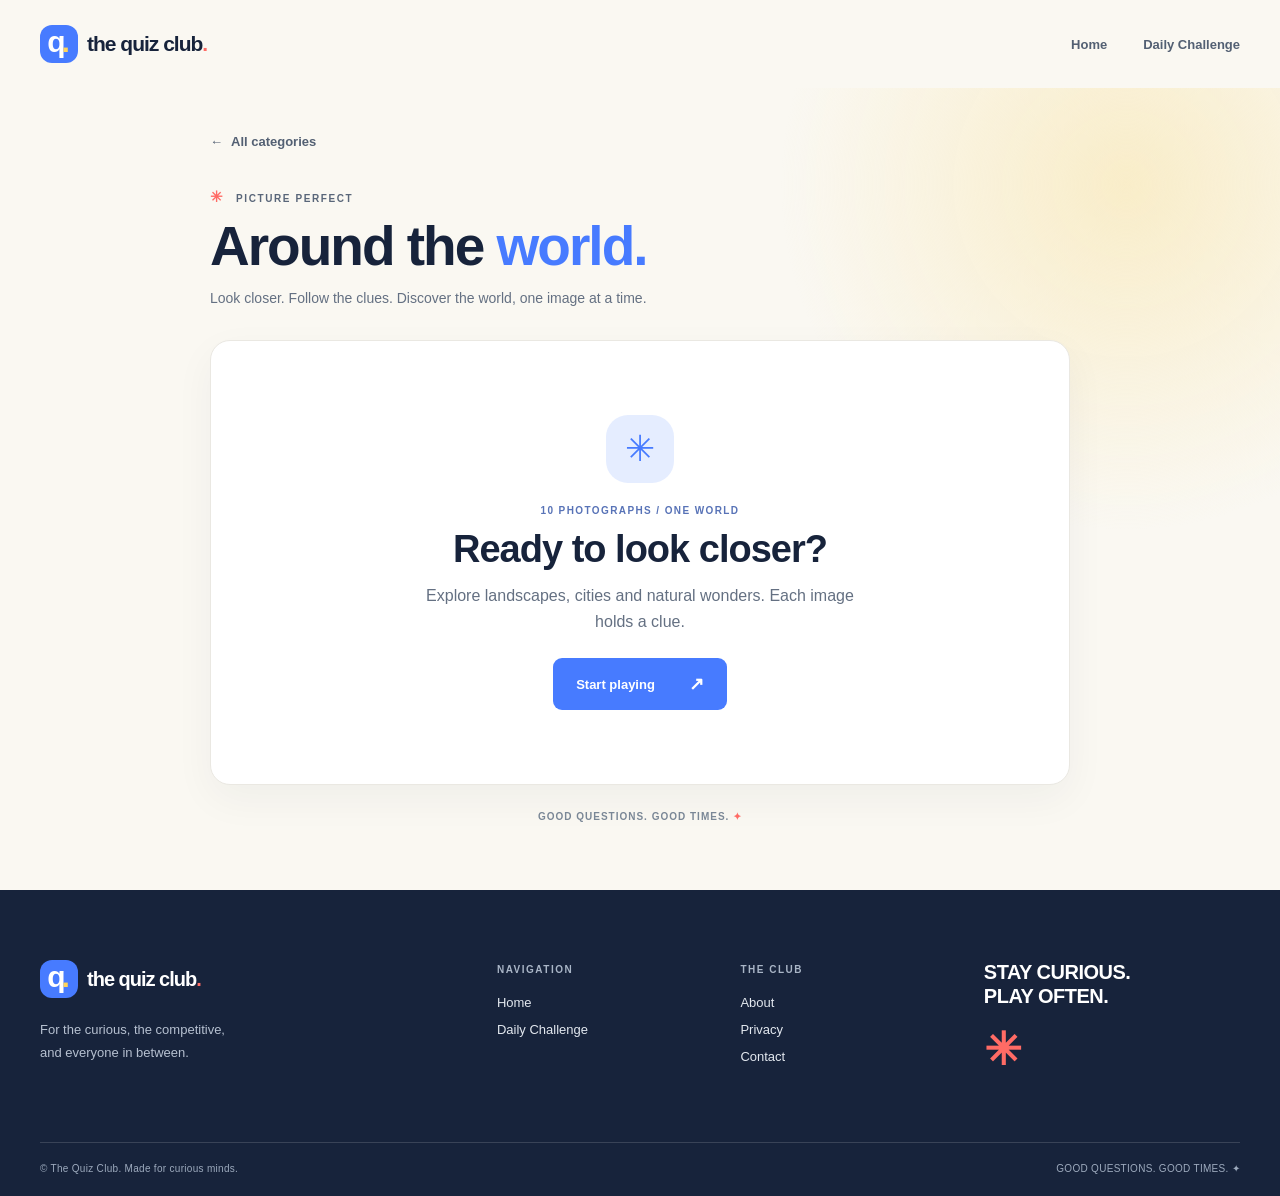
<file: picture-perfect.html>
<!doctype html>
<html lang="en">
<head>
  <meta charset="utf-8">
  <meta name="viewport" content="width=device-width, initial-scale=1">
  <meta name="theme-color" content="#faf8f2">
  <meta name="description" content="Explore the world through photographs in Picture Perfect, a geography quiz from The Quiz Club.">
  <title>Picture Perfect: Around the World — The Quiz Club</title>
  <link rel="icon" href="assets/icons/favicon.ico" sizes="any">
  <link rel="icon" href="assets/icons/favicon-32x32.png" type="image/png" sizes="32x32">
  <link rel="icon" href="assets/icons/favicon.svg" type="image/svg+xml">
  <link rel="apple-touch-icon" href="assets/icons/apple-touch-icon.png" sizes="180x180">
  <link rel="stylesheet" href="css/style.css">
  <link rel="stylesheet" href="css/quiz.css">
  <link rel="stylesheet" href="css/picture-perfect.css">
  <script defer src="js/navigation.js"></script>
  <script defer src="js/picture-perfect.js"></script>
</head>
<body>
  <header class="site-header"><div class="container header-inner">
    <a class="brand" href="index.html" aria-label="The Quiz Club home"><span class="brand-icon" aria-hidden="true">q<span>.</span></span><span>the quiz club<span class="brand-period">.</span></span></a>
    <button class="menu-toggle" type="button" aria-expanded="false" aria-controls="primary-navigation"><span></span><span></span><span></span><span class="sr-only">Toggle navigation</span></button>
    <nav class="site-nav" id="primary-navigation" aria-label="Main navigation"><a class="nav-link" href="index.html">Home</a><a class="nav-link" href="daily.html">Daily Challenge</a></nav>
  </div></header>
  <main class="quiz-main">
    <div class="quiz-shell picture-shell">
      <a class="quiz-back" href="index.html#categories"><span aria-hidden="true">←</span> All categories</a>
      <div class="quiz-intro picture-intro">
        <div><div class="section-kicker"><span>✳</span> PICTURE PERFECT</div><h1>Around the <em>world.</em></h1><p>Look closer. Follow the clues. Discover the world, one image at a time.</p></div>
      </div>
      <section class="quiz-card picture-card" aria-label="Picture Perfect: Around the World">
        <div id="loading" role="status">Getting your journey ready...</div>
        <div id="load-error" class="load-error" role="alert" hidden>
          <h2>We couldn't load the game.</h2>
          <p>Check your connection and try again. If you're opening this page from your computer, use a local web server.</p>
          <button class="button button-blue" id="retry" type="button">Try again <span aria-hidden="true">↗</span></button>
        </div>
        <noscript><style>#loading { display: none; }</style><p class="load-error">This game needs JavaScript. Enable it and reload the page to play.</p></noscript>
        <div id="welcome" class="picture-welcome" hidden>
          <div class="picture-welcome-mark" aria-hidden="true">✳</div>
          <p class="question-kicker">10 PHOTOGRAPHS / ONE WORLD</p>
          <h2>Ready to look closer?</h2>
          <p>Explore landscapes, cities and natural wonders. Each image holds a clue.</p>
          <button class="button button-blue" id="start" type="button">Start playing <span aria-hidden="true">↗</span></button>
        </div>
        <div id="game" hidden>
          <div class="quiz-meta"><span id="question-count">Question 1 of 10</span><span class="score-pill">✦ <span id="score">0</span> / 10 correct</span></div>
          <div id="progress" class="progress" role="progressbar" aria-label="Quiz progress" aria-valuemin="0" aria-valuemax="10" aria-valuenow="0" aria-valuetext="0 of 10 questions answered"><span id="progress-fill"></span></div>
          <figure class="picture-figure">
            <img id="question-image" alt="" width="800" height="500">
            <figcaption id="photo-credit" hidden></figcaption>
          </figure>
          <div id="image-error" class="picture-image-error" role="alert" hidden>
            <p>This photograph couldn't be loaded. Please try loading it again.</p>
            <button type="button" id="retry-image" class="picture-retry">Retry image</button>
          </div>
          <div class="question-heading"><span class="question-kicker"><span id="topic"></span> <span aria-hidden="true">/</span> <span id="difficulty"></span></span><h2 id="question" tabindex="-1"></h2><p>Choose the answer you think is right.</p></div>
          <div id="answers" class="answers" role="group" aria-labelledby="question"></div>
          <div id="feedback" class="feedback" role="status" aria-live="polite" hidden>
            <p id="feedback-title" class="feedback-title"></p><p id="explanation"></p>
          </div>
          <div class="quiz-actions"><span class="quiz-hint">A little curiosity goes a long way. ✦</span><button class="button button-blue" id="next" type="button" hidden>Next Question <span aria-hidden="true">→</span></button></div>
        </div>
        <div id="results" class="results" hidden>
          <div class="section-kicker"><span>✳</span> YOUR JOURNEY, IN NUMBERS</div>
          <div class="result-badge" aria-hidden="true"><span id="result-ring-score"></span><small>OUT OF 10</small></div>
          <h2 id="result-title" tabindex="-1"></h2>
          <p id="result-summary"></p>
          <p id="result-breakdown" class="result-note"></p>
          <div class="result-actions"><button class="button button-blue" id="play-again" type="button">Play Again <span aria-hidden="true">↗</span></button><a class="button result-back" href="index.html#categories">Back to Categories <span aria-hidden="true">→</span></a></div>
        </div>
      </section>
      <p class="quiz-footer-note">GOOD QUESTIONS. GOOD TIMES. <span aria-hidden="true">✦</span></p>
    </div>
  </main>
  <footer class="site-footer"><div class="container footer-grid">
    <div class="footer-about"><a class="brand footer-brand" href="index.html"><span class="brand-icon" aria-hidden="true">q<span>.</span></span><span>the quiz club<span class="brand-period">.</span></span></a><p>For the curious, the competitive,<br>and everyone in between.</p></div>
    <div><h2>NAVIGATION</h2><a href="index.html">Home</a><a href="daily.html">Daily Challenge</a></div>
    <div><h2>THE CLUB</h2><a href="about.html#about">About</a><a href="about.html#privacy">Privacy</a><a href="about.html#contact">Contact</a></div>
    <div class="footer-signoff">STAY CURIOUS.<br><span>PLAY OFTEN.</span><span class="footer-star" aria-hidden="true">✳</span></div>
  </div><div class="container footer-bottom"><span>© The Quiz Club. Made for curious minds.</span><span>GOOD QUESTIONS. GOOD TIMES. ✦</span></div></footer>
</body>
</html>
</file>
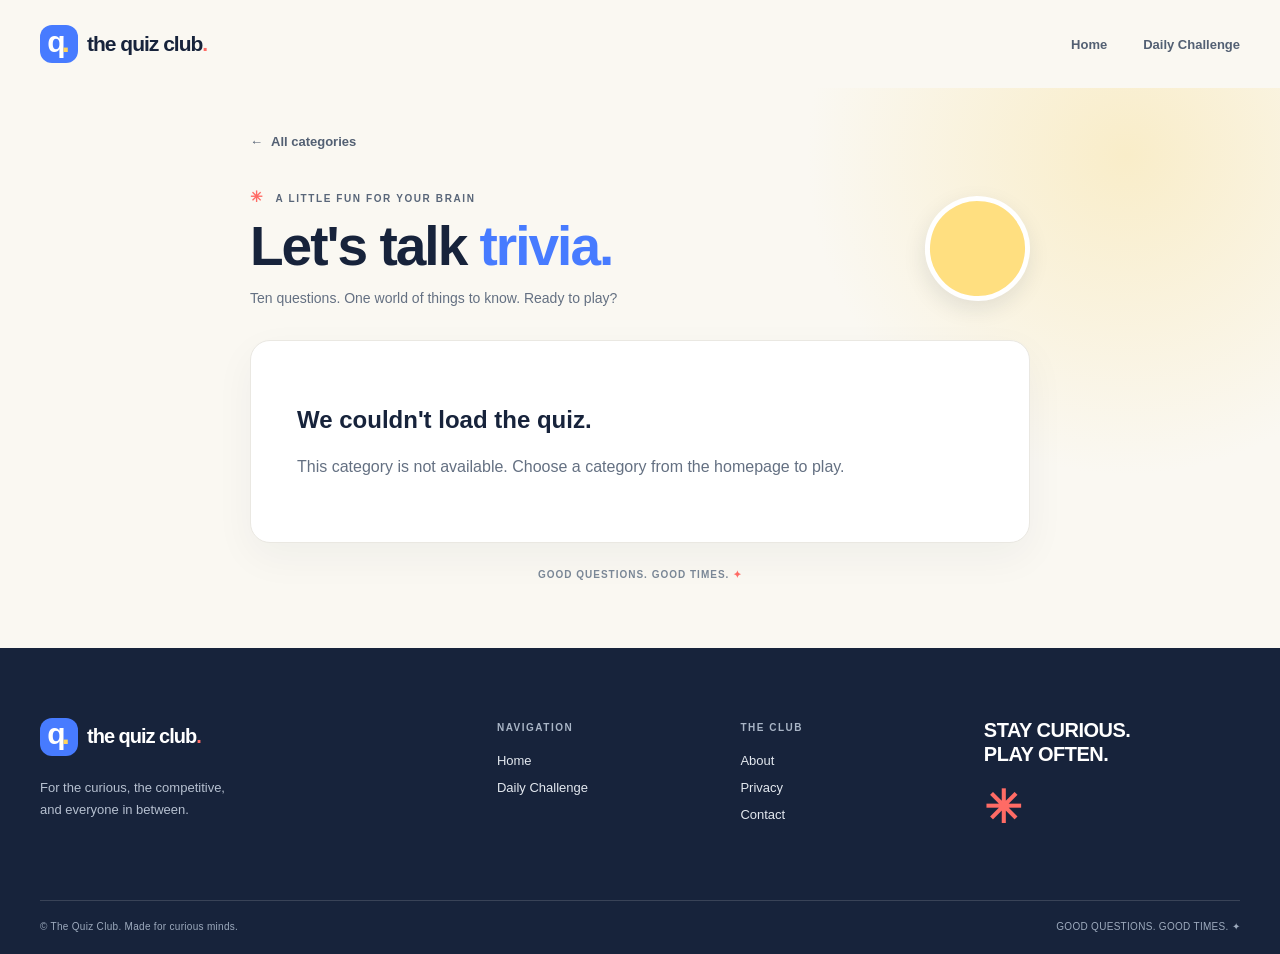
<file: quiz.html>
<!doctype html>
<html lang="en">
<head>
  <meta charset="utf-8">
  <meta name="viewport" content="width=device-width, initial-scale=1">
  <meta name="theme-color" content="#faf8f2">
  <meta name="description" content="Play a trivia quiz at The Quiz Club.">
  <title>Quiz — The Quiz Club</title>
  <link rel="icon" href="assets/icons/favicon.ico" sizes="any">
  <link rel="icon" href="assets/icons/favicon-32x32.png" type="image/png" sizes="32x32">
  <link rel="icon" href="assets/icons/favicon.svg" type="image/svg+xml">
  <link rel="apple-touch-icon" href="assets/icons/apple-touch-icon.png" sizes="180x180">
  <link rel="stylesheet" href="css/style.css">
  <link rel="stylesheet" href="css/quiz.css">
  <script defer src="js/navigation.js"></script>
  <script defer src="js/quiz.js"></script>
</head>
<body>
  <header class="site-header"><div class="container header-inner">
    <a class="brand" href="index.html" aria-label="The Quiz Club home"><span class="brand-icon" aria-hidden="true">q<span>.</span></span><span>the quiz club<span class="brand-period">.</span></span></a>
    <button class="menu-toggle" type="button" aria-expanded="false" aria-controls="primary-navigation"><span></span><span></span><span></span><span class="sr-only">Toggle navigation</span></button>
    <nav class="site-nav" id="primary-navigation" aria-label="Main navigation"><a class="nav-link" href="index.html">Home</a><a class="nav-link" href="daily.html">Daily Challenge</a></nav>
  </div></header>
  <main class="quiz-main">
    <div class="quiz-shell">
      <a class="quiz-back" href="index.html#categories"><span aria-hidden="true">←</span> All categories</a>
      <div class="quiz-intro">
        <div><div class="section-kicker"><span>✳</span> A LITTLE FUN FOR YOUR BRAIN</div><h1>Let's talk <em id="category-title">trivia.</em></h1><p>Ten questions. One world of things to know. Ready to play?</p></div>
        <div class="quiz-intro-art" id="category-art" aria-hidden="true"></div>
      </div>
      <section class="quiz-card" id="quiz-card" aria-label="Trivia quiz">
        <div id="loading" role="status">Getting your questions ready...</div>
        <div id="load-error" class="load-error" role="alert" hidden>
          <h2>We couldn't load the quiz.</h2>
          <p>Check your connection and try again. If you're opening this page from your computer, use a local web server to load the questions.</p>
          <button class="button button-blue" id="retry" type="button">Try again <span aria-hidden="true">↗</span></button>
        </div>
        <noscript><style>#loading { display: none; }</style><p class="load-error">This quiz needs JavaScript. Enable it and reload the page to play.</p></noscript>
        <div id="quiz-settings" class="quiz-settings" hidden>
          <div class="difficulty-control">
            <label for="difficulty-select">Difficulty</label>
            <select id="difficulty-select" aria-describedby="difficulty-help">
              <option value="Miscellaneous" selected>Miscellaneous</option>
              <option value="Easy">Easy</option>
              <option value="Medium">Medium</option>
              <option value="Hard">Hard</option>
            </select>
          </div>
          <button class="button difficulty-start" id="start-new" type="button">Start new quiz <span aria-hidden="true">↗</span></button>
          <p id="difficulty-help">Choose a difficulty, then select Start new quiz or Play Again. Starting a new quiz resets your current progress.</p>
        </div>
        <div id="game" hidden>
          <div class="quiz-meta"><span id="question-count">Question 1 of 10</span><span class="score-pill">✦ <span id="score">0</span> / 10 correct</span></div>
          <div id="progress" class="progress" role="progressbar" aria-label="Quiz progress" aria-valuemin="0" aria-valuemax="10" aria-valuenow="0" aria-valuetext="0 of 10 questions answered"><span id="progress-fill"></span></div>
          <div class="question-heading"><span class="question-kicker"><span id="category-name">TRIVIA</span> <span aria-hidden="true">/</span> <span id="difficulty"></span></span><h2 id="question" tabindex="-1"></h2><p>Choose the answer you think is right.</p></div>
          <div id="answers" class="answers" role="group" aria-labelledby="question"></div>
          <div id="feedback" class="feedback" role="status" aria-live="polite" hidden>
            <p id="feedback-title" class="feedback-title"></p><p id="explanation"></p>
          </div>
          <div class="quiz-actions"><span class="quiz-hint">A little curiosity goes a long way. ✦</span><button class="button button-blue" id="next" type="button" hidden>Next Question <span aria-hidden="true">→</span></button></div>
        </div>
        <div id="results" class="results" hidden>
          <div class="section-kicker"><span>✳</span> YOUR JOURNEY, IN NUMBERS</div>
          <div class="result-badge" aria-hidden="true"><span id="result-ring-score"></span><small>OUT OF 10</small></div>
          <h2 id="result-title" tabindex="-1"></h2>
          <p id="result-summary"></p>
          <p class="result-note">Every answer is another reason to stay curious.</p>
          <div class="result-actions"><button class="button button-blue" id="play-again" type="button">Play Again <span aria-hidden="true">↗</span></button><a class="button result-back" href="index.html#categories">Back to Categories <span aria-hidden="true">→</span></a></div>
        </div>
      </section>
      <p class="quiz-footer-note">GOOD QUESTIONS. GOOD TIMES. <span aria-hidden="true">✦</span></p>
    </div>
  </main>
  <footer class="site-footer"><div class="container footer-grid">
    <div class="footer-about"><a class="brand footer-brand" href="index.html"><span class="brand-icon" aria-hidden="true">q<span>.</span></span><span>the quiz club<span class="brand-period">.</span></span></a><p>For the curious, the competitive,<br>and everyone in between.</p></div>
    <div><h2>NAVIGATION</h2><a href="index.html">Home</a><a href="daily.html">Daily Challenge</a></div>
    <div><h2>THE CLUB</h2><a href="about.html#about">About</a><a href="about.html#privacy">Privacy</a><a href="about.html#contact">Contact</a></div>
    <div class="footer-signoff">STAY CURIOUS.<br><span>PLAY OFTEN.</span><span class="footer-star" aria-hidden="true">✳</span></div>
  </div><div class="container footer-bottom"><span>© The Quiz Club. Made for curious minds.</span><span>GOOD QUESTIONS. GOOD TIMES. ✦</span></div></footer>
</body>
</html>
</file>
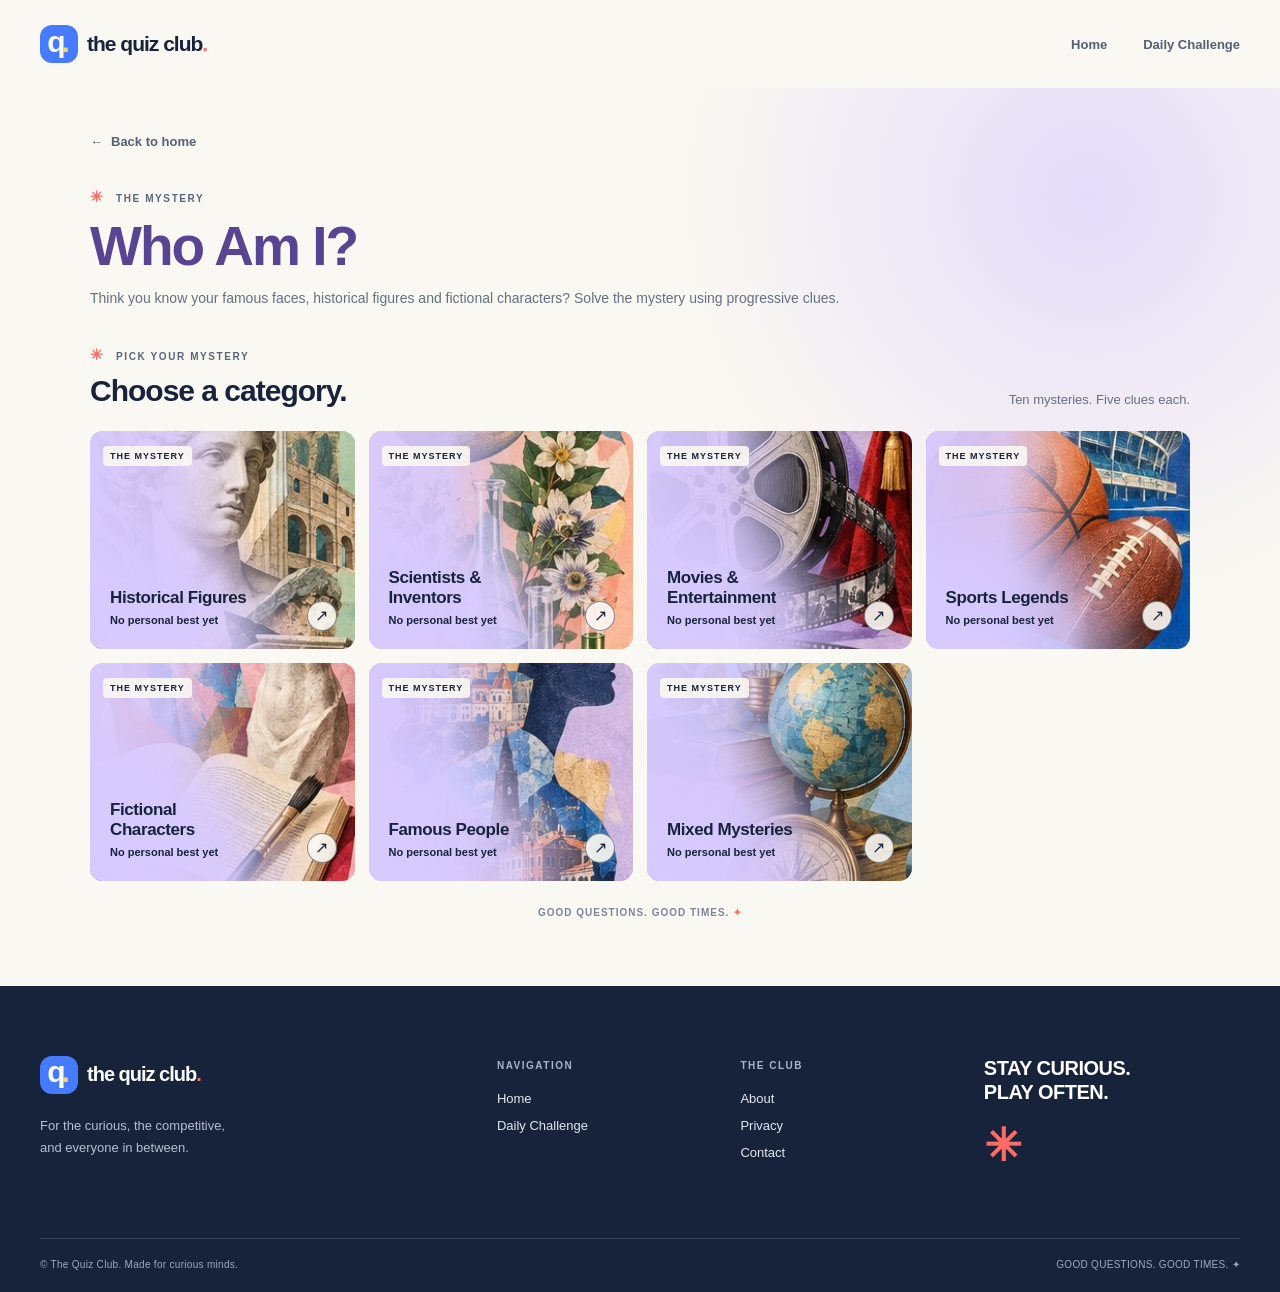
<file: who-am-i.html>
<!doctype html>
<html lang="en">
<head>
  <meta charset="utf-8">
  <meta name="viewport" content="width=device-width, initial-scale=1">
  <meta name="theme-color" content="#faf8f2">
  <meta name="description" content="Solve ten mysteries with progressive clues in Who Am I? from The Quiz Club.">
  <title>Who Am I? — The Quiz Club</title>
  <link rel="icon" href="assets/icons/favicon.ico" sizes="any">
  <link rel="icon" href="assets/icons/favicon-32x32.png" type="image/png" sizes="32x32">
  <link rel="icon" href="assets/icons/favicon.svg" type="image/svg+xml">
  <link rel="apple-touch-icon" href="assets/icons/apple-touch-icon.png" sizes="180x180">
  <link rel="stylesheet" href="css/style.css">
  <link rel="stylesheet" href="css/quiz.css">
  <link rel="stylesheet" href="css/home.css">
  <link rel="stylesheet" href="css/higher-lower.css">
  <link rel="stylesheet" href="css/who-am-i.css">
  <script defer src="js/navigation.js"></script>
  <script defer src="js/who-am-i.js"></script>
</head>
<body>
  <header class="site-header"><div class="container header-inner">
    <a class="brand" href="index.html" aria-label="The Quiz Club home"><span class="brand-icon" aria-hidden="true">q<span>.</span></span><span>the quiz club<span class="brand-period">.</span></span></a>
    <button class="menu-toggle" type="button" aria-expanded="false" aria-controls="primary-navigation"><span></span><span></span><span></span><span class="sr-only">Toggle navigation</span></button>
    <nav class="site-nav" id="primary-navigation" aria-label="Main navigation"><a class="nav-link" href="index.html">Home</a><a class="nav-link" href="daily.html">Daily Challenge</a></nav>
  </div></header>
  <main class="quiz-main mystery-main"><div class="higher-shell">
    <a class="quiz-back" href="index.html"><span aria-hidden="true">←</span> Back to home</a>
    <div class="quiz-intro higher-intro mystery-intro"><div><div class="section-kicker"><span>✳</span> THE MYSTERY</div><h1>Who Am I?</h1><p>Think you know your famous faces, historical figures and fictional characters? Solve the mystery using progressive clues.</p></div></div>
    <div id="loading" role="status">Preparing the mysteries...</div>
    <div id="load-error" class="quiz-card load-error" role="alert" hidden><h2>We couldn't load the mysteries.</h2><p>Check your connection and try again. If you're opening this page from your computer, use a local web server.</p><button class="button button-blue" id="retry" type="button">Try again ↗</button></div>
    <noscript><style>#loading { display: none; }</style><p class="load-error">This game needs JavaScript. Enable it and reload the page to play.</p></noscript>
    <p id="storage-warning" class="higher-warning" role="status" hidden></p>
    <section id="categories" aria-labelledby="categories-title" hidden>
      <div class="higher-section-heading"><div><div class="section-kicker"><span>✳</span> PICK YOUR MYSTERY</div><h2 id="categories-title" tabindex="-1">Choose a category.</h2></div><p>Ten mysteries. Five clues each.</p></div>
      <div id="saved-game" class="mystery-saved-game" hidden><p id="saved-game-message"></p><button class="button result-back" id="resume-game" type="button"></button></div>
      <p id="category-message" class="higher-warning" role="status" hidden></p>
      <div id="category-grid" class="category-grid"></div>
    </section>
    <section id="game" class="quiz-card mystery-card" aria-label="Mystery round" hidden>
      <div class="quiz-meta"><span id="round-count"></span><span class="score-pill">✦ <span id="score">0</span> / 50 points</span></div>
      <button id="game-categories" class="mystery-category-link" type="button">← Choose a category</button>
      <div id="progress" class="progress" role="progressbar" aria-label="Game progress" aria-valuemin="0" aria-valuemax="10" aria-valuenow="0"><span id="progress-fill"></span></div>
      <div class="mystery-banner" aria-hidden="true"></div>
      <div class="question-heading"><span id="category-name" class="question-kicker"></span><h2 id="question" tabindex="-1"></h2><p id="points"></p></div>
      <ol id="clues" class="mystery-clues" aria-label="Revealed clues"></ol>
      <form id="guess-form" class="guess-form"><label for="guess">Your guess</label><div class="guess-controls"><input id="guess" type="text" autocomplete="off" maxlength="160" required placeholder="Enter a name"><button id="submit" class="button button-blue" type="submit">Submit Guess →</button></div></form>
      <div id="feedback" class="feedback" role="status" aria-live="polite" hidden><p id="feedback-title" class="feedback-title"></p><p id="explanation"></p><p id="sources" class="mystery-sources"></p></div>
      <div class="quiz-actions"><span class="quiz-hint">A little curiosity goes a long way. ✦</span><button class="button button-blue" id="reveal" type="button" hidden>Reveal next clue →</button><button class="button button-blue" id="next" type="button" hidden>Continue →</button></div>
    </section>
    <section id="results" class="quiz-card results higher-results" aria-labelledby="result-title" hidden>
      <div class="section-kicker"><span>✳</span> CASE CLOSED</div><div class="result-badge" aria-hidden="true"><span id="result-score"></span><small>OUT OF 50</small></div>
      <h2 id="result-title" tabindex="-1"></h2><p id="result-summary"></p><p id="result-breakdown" class="result-note"></p><p id="result-best" class="result-note"></p>
      <div class="result-actions"><button class="button button-blue" id="play-again" type="button">Play Again ↗</button><button class="button result-back" id="choose-category" type="button">Choose Another Category →</button><a class="button result-back" href="index.html">Return to Homepage →</a></div>
      <div class="higher-review"><h3>Your mysteries, reviewed.</h3><div id="review"></div></div>
    </section>
    <p class="quiz-footer-note">GOOD QUESTIONS. GOOD TIMES. <span aria-hidden="true">✦</span></p>
  </div></main>
  <footer class="site-footer"><div class="container footer-grid">
    <div class="footer-about"><a class="brand footer-brand" href="index.html"><span class="brand-icon" aria-hidden="true">q<span>.</span></span><span>the quiz club<span class="brand-period">.</span></span></a><p>For the curious, the competitive,<br>and everyone in between.</p></div>
    <div><h2>NAVIGATION</h2><a href="index.html">Home</a><a href="daily.html">Daily Challenge</a></div>
    <div><h2>THE CLUB</h2><a href="about.html#about">About</a><a href="about.html#privacy">Privacy</a><a href="about.html#contact">Contact</a></div>
    <div class="footer-signoff">STAY CURIOUS.<br><span>PLAY OFTEN.</span><span class="footer-star" aria-hidden="true">✳</span></div>
  </div><div class="container footer-bottom"><span>© The Quiz Club. Made for curious minds.</span><span>GOOD QUESTIONS. GOOD TIMES. ✦</span></div></footer>
</body>
</html>
</file>
<file: css/style.css>
:root {
  --navy: #17233b;
  --blue: #477bff;
  --coral: #ff6b65;
  --yellow: #ffd45a;
  --mint: #5dd6ae;
  --lavender: #a88bff;
  --ivory: #faf8f2;
  --white: #fff;
  --muted: #647082;
  --heading: 'Trebuchet MS', Arial, sans-serif;
  --body: Arial, sans-serif;
}

*, *::before, *::after { box-sizing: border-box; }
html { scroll-behavior: smooth; }
body { margin: 0; color: var(--navy); background: var(--ivory); font-family: var(--body); -webkit-font-smoothing: antialiased; }
a { color: inherit; }
button { font: inherit; }
a:focus-visible, button:focus-visible { outline: 3px solid var(--coral); outline-offset: 4px; }
.sr-only { position: absolute; width: 1px; height: 1px; padding: 0; margin: -1px; overflow: hidden; clip: rect(0, 0, 0, 0); white-space: nowrap; border: 0; }
.container { width: min(100% - 64px, 1200px); margin-inline: auto; }
.site-header { background: var(--ivory); position: relative; z-index: 10; }
.header-inner { min-height: 88px; display: flex; align-items: center; justify-content: space-between; gap: 30px; }
.brand { display: inline-flex; align-items: center; gap: 9px; text-decoration: none; font-family: var(--heading); font-size: 21px; font-weight: 700; letter-spacing: -1px; white-space: nowrap; }
.brand-icon { display: flex; align-items: center; justify-content: center; width: 38px; height: 38px; border-radius: 12px; background: var(--blue); color: white; font-size: 30px; line-height: 1; letter-spacing: -4px; padding: 0 5px 5px 0; }
.brand-icon span { color: var(--yellow); }
.brand-period { color: var(--coral); }
.site-nav { display: flex; align-items: center; gap: 36px; }
.nav-link { position: relative; text-decoration: none; color: #536073; font-size: 13px; font-weight: 700; }
.nav-link:hover, .nav-link.active { color: var(--navy); }
.nav-link.active::after { position: absolute; content: ''; width: 5px; height: 5px; background: var(--coral); border-radius: 50%; left: 50%; bottom: -11px; }
.button { display: inline-flex; align-items: center; justify-content: center; gap: 34px; min-height: 52px; padding: 0 23px; border-radius: 9px; font-size: 13px; font-weight: 800; text-decoration: none; transition: transform .2s ease, box-shadow .2s ease, background .2s ease; }
.button:hover { transform: translateY(-3px); box-shadow: 0 8px 18px #17233b20; }
.button span { font-size: 18px; }
.button-dark { color: white; background: var(--navy); }
.button-blue { color: white; background: var(--blue); }
.button-white { color: var(--navy); background: white; }
.menu-toggle { display: none; border: 0; background: transparent; padding: 10px; cursor: pointer; }
.menu-toggle > span:not(.sr-only) { display: block; width: 23px; height: 2px; margin: 5px 0; background: var(--navy); }
.text-link { font-size: 13px; font-weight: 800; text-decoration: none; border-bottom: 1px solid currentColor; padding-bottom: 5px; }
.text-link span { display: inline-block; margin-left: 9px; transition: transform .2s ease; }
.text-link:hover span { transform: translateX(4px); }
.section { padding: 100px 0; }
.section-kicker { color: #596679; font-size: 10px; letter-spacing: 1.6px; font-weight: 800; }
.section-kicker span { color: var(--coral); font-size: 15px; margin-right: 7px; }
.section-heading { display: flex; align-items: end; justify-content: space-between; gap: 32px; margin-bottom: 36px; }
.section-heading h2, .placeholder-intro h1 { margin: 12px 0 0; font: 700 clamp(36px, 4vw, 52px)/1.08 var(--heading); letter-spacing: -2.5px; }
.section-heading h2 em, .placeholder-intro h1 em { font-style: normal; color: var(--blue); }
.section-heading-side { max-width: 290px; }
.section-heading-side p { margin: 0 0 16px; color: var(--muted); font-size: 13px; line-height: 1.7; }
.site-footer { background: var(--navy); color: #fff; padding: 70px 0 22px; }
.footer-grid { display: grid; grid-template-columns: 2fr 1fr 1fr 1.2fr; gap: 30px; }
.footer-brand { font-size: 20px; }
.footer-about p { color: #b6c0d0; line-height: 1.7; font-size: 13px; margin: 21px 0 0; }
.footer-grid h2 { font-size: 10px; letter-spacing: 1.5px; color: #a9b5c6; margin: 4px 0 20px; }
.footer-grid > div:not(.footer-about):not(.footer-signoff) a { display: block; width: fit-content; color: #e3e8ef; font-size: 13px; text-decoration: none; margin-bottom: 12px; }
.footer-grid a:hover { color: var(--yellow); }
.footer-signoff { position: relative; font: 700 20px/1.2 var(--heading); letter-spacing: -.5px; }
.footer-signoff > span:first-child { color: var(--yellow); }
.footer-star { display: block; color: var(--coral); font-size: 45px; margin-top: 15px; }
.footer-bottom { display: flex; justify-content: space-between; gap: 20px; margin-top: 65px; padding-top: 20px; border-top: 1px solid #ffffff25; color: #9daabd; font-size: 10px; letter-spacing: .3px; }

.placeholder-main { min-height: 60vh; }
.placeholder-intro { padding: 90px 0 50px; }
.placeholder-intro p { max-width: 600px; color: var(--muted); line-height: 1.7; }
.placeholder-panel { padding: 36px; margin-bottom: 80px; background: white; border: 1px solid #e8e8e4; border-radius: 16px; }
.placeholder-panel h2 { font: 700 24px var(--heading); margin: 0 0 10px; }
.placeholder-panel p { color: var(--muted); line-height: 1.7; }
.info-section:target { outline: 3px solid var(--blue); outline-offset: 3px; }
.info-section + .info-section { margin-top: 35px; }

@media (max-width: 760px) {
  .container { width: min(100% - 40px, 1200px); }
  .header-inner { min-height: 74px; flex-wrap: wrap; }
  .has-navigation .menu-toggle { display: block; margin-left: auto; }
  .site-nav { width: 100%; padding: 0 0 22px; flex-wrap: wrap; gap: 20px; }
  .has-navigation .site-nav { display: none; }
  .has-navigation .site-nav.is-open { display: flex; }
  .nav-link.active::after { bottom: -6px; }
  .section { padding: 70px 0; }
  .section-heading { align-items: start; flex-direction: column; gap: 18px; }
  .section-heading-side { max-width: 440px; }
  .footer-grid { grid-template-columns: 1fr 1fr; gap: 38px 20px; }
  .footer-bottom { margin-top: 45px; flex-wrap: wrap; }
}
@media (max-width: 420px) {
  .site-nav { align-items: stretch; flex-direction: column; }
  .nav-link { width: fit-content; }
}
@media (prefers-reduced-motion: reduce) {
  html { scroll-behavior: auto; }
  *, *::before, *::after { transition-duration: .01ms !important; animation-duration: .01ms !important; animation-iteration-count: 1 !important; }
}
</file>
<file: css/home.css>
.hero { position: relative; overflow: hidden; }
.hero-grid { display: grid; grid-template-columns: 1fr 1fr; align-items: center; min-height: 540px; gap: 35px; }
.hero-copy { padding: 50px 0 60px; position: relative; z-index: 1; }
.eyebrow { display: inline-flex; align-items: center; gap: 8px; padding: 8px 12px; background: #e8edff; border-radius: 50px; color: #4967b5; font-size: 10px; font-weight: 800; letter-spacing: 1.3px; }
.eyebrow-star { font-size: 15px; color: var(--blue); }
.hero h1 { max-width: 610px; margin: 24px 0 20px; font: 700 clamp(54px, 6.4vw, 82px)/.99 var(--heading); letter-spacing: -5px; }
.hero h1 em { color: var(--blue); font-style: normal; }
.coral { color: var(--coral); }
.hero-copy > p { max-width: 430px; color: var(--muted); font-size: 16px; line-height: 1.75; }
.hero-note { display: flex; align-items: center; gap: 8px; margin-top: 48px; color: #788392; font-size: 11px; font-weight: 600; }
.note-sparkle { color: var(--coral); font-size: 19px; }
.hero-art { position: relative; height: 460px; display: grid; place-items: center; }
.art-orbit { position: absolute; border: 1px solid #dfe3dd; border-radius: 50%; }
.orbit-one { width: 395px; height: 395px; }
.orbit-two { width: 465px; height: 465px; }
.art-back-card { position: absolute; width: 250px; height: 330px; padding: 24px; background: var(--yellow); border-radius: 20px; transform: translate(60px, -15px) rotate(13deg); box-shadow: 0 20px 35px #17233b12; display: flex; flex-direction: column; justify-content: space-between; font: 800 10px var(--body); letter-spacing: 1px; }
.art-back-card strong { text-align: center; font: 700 190px/.8 var(--heading); color: #e5b332; }
.art-back-card small { text-align: right; }
.art-main-card { position: relative; width: 270px; height: 350px; padding: 26px; border-radius: 20px; background: var(--blue); color: white; transform: translate(-45px, 12px) rotate(-9deg); box-shadow: 0 22px 45px #284d9d36; display: flex; flex-direction: column; justify-content: space-between; }
.art-card-top, .art-card-bottom { display: flex; justify-content: space-between; align-items: center; font-size: 9px; font-weight: 800; letter-spacing: 1.3px; line-height: 1.5; }
.art-card-top span:last-child { color: var(--yellow); font-size: 22px; }
.art-question { font: 700 39px/1.03 var(--heading); letter-spacing: -2px; }
.art-question em { font-style: normal; color: var(--yellow); }
.art-arrow { display: grid; place-items: center; border: 1px solid #ffffff80; border-radius: 50%; width: 38px; height: 38px; font-size: 20px; }
.art-badge { position: absolute; right: 7%; top: 55px; display: grid; place-content: center; width: 100px; height: 100px; border-radius: 50%; background: var(--coral); color: var(--navy); text-align: center; font: 800 11px/1.1 var(--body); transform: rotate(12deg); box-shadow: 0 8px 20px #17233b18; }
.art-badge > span { font-size: 16px; margin-bottom: 3px; }
.art-badge small { font-size: 8px; margin-top: 3px; }
.art-answer { position: absolute; right: 0; bottom: 60px; display: flex; align-items: center; gap: 10px; padding: 12px 18px 12px 12px; border-radius: 12px; background: white; box-shadow: 0 10px 30px #17233b1a; font-size: 12px; font-weight: 800; transform: rotate(5deg); }
.art-answer small { display: block; color: var(--muted); font-size: 9px; font-weight: 500; margin-top: 2px; }
.answer-check { display: grid; place-items: center; width: 32px; height: 32px; border-radius: 50%; background: var(--mint); font-size: 17px; }
.art-sparkle { position: absolute; z-index: 1; }
.sparkle-one { left: 5%; top: 95px; color: var(--coral); font-size: 40px; }
.sparkle-two { right: 9%; top: 205px; color: var(--blue); font-size: 26px; }
.art-dot { position: absolute; width: 10px; height: 10px; border-radius: 50%; }
.dot-one { left: 13%; bottom: 90px; background: var(--mint); }
.dot-two { right: 25%; top: 18px; background: var(--lavender); }
.hero-bottom { display: flex; align-items: center; gap: 10px; padding-bottom: 22px; color: #8d98a6; font-size: 9px; font-weight: 800; letter-spacing: 1.3px; }
.hero-bottom span:last-child { font-size: 16px; color: var(--navy); }
.ticker { overflow: hidden; background: var(--yellow); padding: 15px 0; }
.ticker-track { min-width: max-content; display: flex; justify-content: center; align-items: center; gap: 30px; font-size: 10px; font-weight: 800; letter-spacing: 1.7px; }
.ticker-track b { color: var(--coral); font-size: 16px; }
.daily-section { padding-bottom: 25px; }
.daily-card { min-height: 340px; overflow: hidden; display: grid; grid-template-columns: 1fr 1fr; background: var(--navy); color: white; border-radius: 20px; }
.daily-copy { padding: 48px 55px; position: relative; z-index: 1; }
.light-kicker { color: #b6c4d7; }
.light-kicker span { color: var(--yellow); }
.daily-copy h2 { margin: 17px 0; font: 700 clamp(39px, 4.4vw, 55px)/1.03 var(--heading); letter-spacing: -2.5px; }
.daily-copy h2 em { color: var(--yellow); font-style: normal; }
.daily-copy p { max-width: 390px; color: #bdc9d8; font-size: 13px; line-height: 1.75; margin: 0 0 24px; }
.daily-copy .daily-home-title { margin: -4px 0 10px; font: 700 16px/1.35 var(--heading); color: var(--yellow); }
.daily-copy .daily-home-status { margin-top: -12px; font-size: 11px; }
.daily-art { position: relative; display: grid; place-items: center; background: radial-gradient(circle, #334564 0 31%, transparent 31.3%); }
.calendar { width: 205px; height: 240px; border-radius: 15px; background: var(--ivory); color: var(--navy); transform: rotate(8deg); box-shadow: 0 20px 35px #0003; overflow: hidden; }
.calendar-top { display: flex; justify-content: space-between; background: var(--coral); padding: 15px 19px; font-size: 10px; font-weight: 800; letter-spacing: 1px; }
.calendar-page { height: 190px; display: flex; flex-direction: column; align-items: center; justify-content: center; font-size: 9px; font-weight: 800; letter-spacing: 2px; }
.calendar-page strong { font: 700 120px/.95 var(--heading); color: var(--blue); }
.daily-star { position: absolute; top: 42px; right: 18%; color: var(--yellow); font-size: 45px; }
.daily-stamp { position: absolute; left: 10%; bottom: 38px; width: 95px; height: 95px; border-radius: 50%; display: grid; align-content: center; text-align: center; background: var(--mint); color: var(--navy); font-size: 9px; line-height: 1.4; font-weight: 700; transform: rotate(-15deg); }
.daily-stamp strong { font-size: 11px; }
.category-grid { display: grid; grid-template-columns: repeat(4, 1fr); gap: 14px; }
.category-card { min-height: 218px; position: relative; overflow: hidden; display: flex; flex-direction: column; align-items: flex-start; padding: 20px; border-radius: 13px; text-decoration: none; transition: transform .25s ease, box-shadow .25s ease; }
.category-card:hover, .category-card:focus-visible { transform: translateY(-5px); box-shadow: 0 12px 24px #17233b24; }
.cat-yellow { --cat-color: 255, 223, 128; }.cat-lavender { --cat-color: 215, 202, 255; }.cat-coral { --cat-color: 255, 178, 167; }.cat-mint { --cat-color: 173, 235, 214; }.cat-blue { --cat-color: 184, 208, 255; }.cat-peach { --cat-color: 255, 209, 169; }.cat-pink { --cat-color: 245, 197, 220; }
.category-card { background-color: rgb(var(--cat-color)); }
.category-card::before, .category-card::after { content: ''; position: absolute; z-index: 1; inset: 0; pointer-events: none; }
.category-card::before { background: radial-gradient(ellipse 72% 70% at 15% 100%, rgba(var(--cat-color), .95), rgba(var(--cat-color), .82) 55%, transparent 100%); }
.category-card::after { background: linear-gradient(90deg, rgba(var(--cat-color), .96) 0%, rgba(var(--cat-color), .9) 30%, rgba(var(--cat-color), .45) 47%, rgba(var(--cat-color), 0) 62%); }
.cat-number { position: relative; z-index: 2; padding: 5px 7px; margin: -5px 0 0 -7px; border-radius: 4px; background: #faf8f2e8; font-size: 9px; font-weight: 800; letter-spacing: 1px; }
.cat-art { position: absolute; z-index: 0; inset: 0; display: block; background-size: cover; background-position: var(--art-position, center); transition: transform .3s ease, filter .3s ease; }
.category-card[href$="=geography"] { --art-position: 48% 26%; }
.category-card[href$="=movies-television"] { --art-position: 42% 38%; }
.category-card[href$="=music"] { --art-position: 55% 40%; }
.category-card[href$="=history"] { --art-position: 55% 28%; }
.category-card[href$="=sports"] { --art-position: 45% 40%; }
.category-card[href$="=science-nature"] { --art-position: 52% 42%; }
.category-card[href$="=art-literature"] { --art-position: 50% 55%; }
.category-card[href$="=lifestyle-brands"] { --art-position: 60% 48%; }
.category-card[href$="=people-places"] { --art-position: 56% 38%; }
.category-card[href$="=mathematics-logic"] { --art-position: 48% 46%; }
.category-card[href$="=pop-culture"] { --art-position: 47% 47%; }
.category-card[href$="=general-knowledge"] { --art-position: 54% 40%; }
.category-card:hover .cat-art, .category-card:focus-visible .cat-art { transform: scale(1.055); filter: saturate(1.06) contrast(1.03); }
.cat-name { position: relative; z-index: 2; max-width: 53%; margin-top: auto; font: 700 17px/1.15 var(--heading); letter-spacing: -.4px; }
.cat-description { position: relative; z-index: 2; max-width: 53%; margin-top: 6px; font-size: 11px; font-weight: 600; line-height: 1.4; color: var(--navy); }
.cat-arrow { position: absolute; z-index: 2; bottom: 18px; right: 18px; display: grid; place-items: center; width: 30px; height: 30px; border: 1px solid #17233b88; border-radius: 50%; background: #faf8f2e8; font-size: 16px; transition: transform .25s ease, background-color .25s ease, color .25s ease; }
.category-card:hover .cat-arrow, .category-card:focus-visible .cat-arrow { transform: translate(2px, -2px); background: var(--navy); color: var(--white); }
.modes-section { background: #f0eee7; }
.coming-label { color: var(--blue); font-size: 10px; font-weight: 800; letter-spacing: 1px; }
.coming-label span { color: var(--coral); }
.modes-grid { display: grid; grid-template-columns: repeat(4, 1fr); gap: 14px; }
.mode-card { position: relative; overflow: hidden; display: flex; flex-direction: column; align-items: flex-start; padding: 20px; min-height: 240px; border-radius: 13px; background: rgb(var(--mode-color)); }
.mode-classic { --mode-color: 184, 208, 255; --mode-image: url('../assets/images/game-modes/classic.jpg'); --mode-position: 55% 55%; }
.mode-picture { --mode-color: 255, 209, 169; --mode-image: url('../assets/images/game-modes/picture.jpg'); --mode-position: 50% 70%; }
.mode-higher { --mode-color: 173, 235, 214; --mode-image: url('../assets/images/game-modes/higher.jpg'); --mode-position: 55% 50%; }
.mode-mystery { --mode-color: 215, 202, 255; --mode-image: url('../assets/images/game-modes/mystery.jpg'); --mode-position: 50% 50%; }
.mode-art { position: absolute; z-index: 0; inset: 0; background: var(--mode-image) var(--mode-position) / cover; transition: transform .3s ease, filter .3s ease; }
.mode-card::before, .mode-card::after { content: ''; position: absolute; z-index: 1; inset: 0; pointer-events: none; }
.mode-card::before { background: radial-gradient(ellipse 85% 85% at 15% 100%, rgba(var(--mode-color), .98), rgba(var(--mode-color), .9) 55%, transparent 100%); }
.mode-card::after { background: linear-gradient(90deg, rgba(var(--mode-color), .97) 0%, rgba(var(--mode-color), .92) 30%, rgba(var(--mode-color), .55) 50%, rgba(var(--mode-color), 0) 75%); }
.mode-card:hover .mode-art, .mode-card:focus-within .mode-art { transform: scale(1.055); filter: saturate(1.06) contrast(1.03); }
.mode-index { position: relative; z-index: 2; padding: 5px 7px; margin: -5px 0 0 -7px; border-radius: 4px; background: #faf8f2e8; font-size: 9px; font-weight: 800; letter-spacing: 1px; }
.mode-card h3, .mode-card p, .mode-status, .mode-play-label { position: relative; z-index: 2; max-width: 70%; }
.mode-card h3 { margin: auto 0 6px; font: 700 17px/1.15 var(--heading); letter-spacing: -.4px; }
.mode-card p { color: var(--navy); font-size: 11px; font-weight: 600; line-height: 1.4; margin: 0 0 8px; }
.mode-status { color: var(--navy); font-size: 9px; font-weight: 800; letter-spacing: 1px; }
.mode-play { color: #234aab; font-size: 11px; font-weight: 800; text-decoration: underline; }
.mode-play::after { content: ''; position: absolute; z-index: 3; inset: 0; }
.mode-play-label { display: inline-block; }
.mode-play:focus-visible .mode-play-label { outline: 2px solid var(--navy); outline-offset: 3px; }
.mode-arrow { position: absolute; z-index: 2; bottom: 18px; right: 18px; display: grid; place-items: center; width: 30px; height: 30px; border: 1px solid #17233b88; border-radius: 50%; background: #faf8f2e8; color: var(--navy); font-size: 16px; transition: transform .25s ease, background-color .25s ease, color .25s ease; }
.mode-play:hover .mode-arrow, .mode-play:focus-visible .mode-arrow { transform: translate(2px, -2px); background: var(--navy); color: var(--white); }
.closing-banner { background: var(--mint); }
.closing-inner { min-height: 100px; display: flex; align-items: center; gap: 18px; }
.closing-inner > span { font-size: 35px; }
.closing-inner p { flex: 1; font: 700 23px var(--heading); letter-spacing: -.7px; }
@media (max-width: 900px) {
  .hero-grid { gap: 10px; }
  .hero h1 { font-size: 60px; }
  .category-grid, .modes-grid { grid-template-columns: repeat(2, 1fr); }
  .daily-copy { padding: 40px; }
}
@media (max-width: 760px) {
  .hero-grid { grid-template-columns: 1fr; }
  .hero-copy { padding: 55px 0 0; }
  .hero h1 { max-width: 550px; font-size: clamp(54px, 11vw, 75px); }
  .hero-note { margin-top: 28px; }
  .hero-art { height: 390px; transform: scale(.85); }
  .daily-section { padding-bottom: 10px; }
  .daily-card { grid-template-columns: 1fr; }
  .daily-art { min-height: 300px; }
  .daily-stamp { left: 20%; }
}
@media (max-width: 480px) {
  .hero h1 { letter-spacing: -3.5px; }
  .hero-art { margin-inline: -30px; transform: scale(.75); }
  .category-grid, .modes-grid { gap: 10px; }
  .category-card { min-height: 250px; padding: 15px; }
  .cat-name { font-size: 15px; }
  .cat-name, .cat-description { max-width: min(65%, calc(100% - 30px)); }
  .cat-description { font-size: 10px; }
  .cat-arrow { width: 26px; height: 26px; right: 12px; bottom: 12px; }
  .mode-card { padding: 15px; }
  .mode-card h3 { font-size: 15px; }
  .mode-card h3, .mode-card p, .mode-status { max-width: 100%; }
  .mode-play-label { max-width: calc(100% - 30px); }
  .mode-card p { font-size: 10px; }
  .mode-arrow { width: 26px; height: 26px; right: 12px; bottom: 12px; }
  .daily-copy { padding: 32px 25px; }
  .closing-inner { flex-wrap: wrap; padding-block: 20px; gap: 10px; }
  .closing-inner p { font-size: 19px; }
}
</file>
<file: css/quiz.css>
.quiz-main { padding: 44px 0 68px; background: radial-gradient(circle at 88% 12%, #f9edc9, transparent 26%), var(--ivory); }
.quiz-shell { width: min(100% - 40px, 780px); margin: 0 auto; }
.quiz-back { display: inline-flex; gap: 8px; align-items: center; color: #536073; font-size: 13px; font-weight: 700; text-decoration: none; }
.quiz-back:hover { color: var(--blue); }
.quiz-intro { display: flex; justify-content: space-between; align-items: center; gap: 24px; padding: 38px 0 30px; }
.quiz-intro h1 { margin: 12px 0; font: 700 clamp(38px, 6vw, 55px)/1.04 var(--heading); letter-spacing: -2px; }
.quiz-intro h1 em { font-style: normal; color: var(--blue); }
.quiz-intro p { margin: 0; color: var(--muted); font-size: 14px; line-height: 1.6; }
.quiz-intro-art { width: 105px; height: 105px; flex: none; border: 5px solid white; border-radius: 50%; background: #ffdf80 center 25% / cover; box-shadow: 0 8px 22px #17233b1a; transform: rotate(9deg); }
.quiz-card { padding: clamp(24px, 5vw, 46px); border: 1px solid #eae8e2; border-radius: 20px; background: var(--white); box-shadow: 0 14px 40px #17233b0c; }
.quiz-card [hidden] { display: none; }
.quiz-settings { display: flex; flex-wrap: wrap; align-items: end; gap: 12px; margin-bottom: 30px; padding-bottom: 22px; border-bottom: 1px solid #e9edf4; }
.difficulty-control { flex: 1 1 180px; }
.difficulty-control label { display: block; margin-bottom: 7px; color: var(--navy); font-size: 12px; font-weight: 800; }
.difficulty-control select { width: 100%; min-height: 46px; padding: 0 12px; border: 1px solid #cbd4e2; border-radius: 9px; background: #fbfcfe; color: var(--navy); font: 700 14px var(--body); cursor: pointer; }
.difficulty-control select:focus-visible { outline: 3px solid var(--coral); outline-offset: 3px; }
.difficulty-start { min-height: 46px; border: 1px solid #cbd4e2; background: white; color: var(--navy); cursor: pointer; }
.quiz-settings p { flex-basis: 100%; margin: 0; color: var(--muted); font-size: 12px; line-height: 1.5; }
.quiz-meta { display: flex; justify-content: space-between; align-items: center; gap: 16px; font-size: 12px; font-weight: 800; }
.score-pill { padding: 8px 12px; border-radius: 30px; background: #fff3c8; white-space: nowrap; }
.progress { height: 8px; margin-top: 16px; overflow: hidden; border-radius: 20px; background: #e9edf4; }
.progress span { display: block; width: 0; height: 100%; background: var(--blue); border-radius: inherit; transition: width .25s ease; }
.question-heading { margin: 42px 0 25px; }
.question-kicker { color: #5873b7; font-size: 10px; font-weight: 800; letter-spacing: 1.4px; text-transform: uppercase; }
.question-kicker span[aria-hidden] { color: #b7c0ce; margin: 0 5px; }
.question-heading h2 { margin: 12px 0 9px; font: 700 clamp(25px, 4vw, 34px)/1.2 var(--heading); letter-spacing: -.8px; }
.question-heading h2:focus, .results h2:focus { outline: none; }
.question-heading p { color: var(--muted); font-size: 13px; margin: 0; }
.answers { display: grid; grid-template-columns: repeat(2, minmax(0, 1fr)); gap: 12px; }
.answer { min-height: 66px; padding: 13px 15px; display: flex; align-items: center; gap: 12px; border: 1px solid #dfe5ec; border-radius: 10px; background: #fbfcfe; color: var(--navy); text-align: left; font-size: 14px; font-weight: 700; cursor: pointer; transition: border-color .2s ease, background .2s ease, transform .2s ease; }
.answer:not(:disabled):hover { border-color: var(--blue); background: #f0f4ff; transform: translateY(-2px); }
.answer-letter { width: 31px; height: 31px; flex: none; display: grid; place-items: center; border-radius: 8px; background: #e9effb; color: #425f9f; font-size: 11px; }
.answer:disabled { cursor: default; opacity: 1; }
.answer.correct { border-color: #17815e; background: #e0f6ec; }
.answer.correct .answer-letter { color: #fff; background: #17815e; }
.answer.incorrect { border-color: #c33c39; background: #fff0ed; }
.answer.incorrect .answer-letter { color: #fff; background: #c33c39; }
.feedback { margin-top: 22px; padding: 18px 20px; border-left: 4px solid #17815e; border-radius: 8px; background: #edf9f3; font-size: 13px; line-height: 1.6; }
.feedback.is-incorrect { border-color: #c33c39; background: #fff2ef; }
.feedback p { margin: 0; }
.feedback .feedback-title { margin-bottom: 4px; font-size: 14px; font-weight: 800; }
.quiz-actions { display: flex; justify-content: space-between; align-items: center; gap: 15px; margin-top: 26px; }
.quiz-hint, .quiz-footer-note { color: #7a8796; font-size: 10px; font-weight: 700; letter-spacing: .3px; }
.quiz-actions .button, .result-actions button, .load-error button { border: 0; cursor: pointer; }
.quiz-footer-note { text-align: center; margin: 26px 0 0; letter-spacing: 1px; }
.quiz-footer-note span { color: var(--coral); }
.load-error h2 { font: 700 24px var(--heading); }
.load-error p { color: var(--muted); line-height: 1.6; }
.results { text-align: center; }
.result-badge { width: 150px; height: 150px; margin: 28px auto; border: 10px solid var(--yellow); border-radius: 50%; display: flex; flex-direction: column; justify-content: center; background: #fff8df; box-shadow: 0 0 0 7px #fff3cc; }
.result-badge span { font: 700 50px/1 var(--heading); }
.result-badge small { margin-top: 5px; font-size: 9px; font-weight: 800; letter-spacing: 1px; }
.results h2 { margin: 0; font: 700 clamp(28px, 4vw, 38px)/1.15 var(--heading); letter-spacing: -1px; }
.results > p { color: var(--muted); font-size: 15px; line-height: 1.6; }
.results .result-note { font-size: 12px; }
.result-actions { display: flex; flex-wrap: wrap; justify-content: center; gap: 12px; margin-top: 28px; }
.result-back { border: 1px solid #dfe5ec; background: white; }
@media (max-width: 600px) {
  .quiz-main { padding-top: 30px; }
  .quiz-intro { padding-top: 30px; }
  .quiz-intro-art { width: 70px; height: 70px; }
  .quiz-intro h1 { font-size: 36px; }
  .quiz-card { padding: 24px 20px; }
  .difficulty-control, .difficulty-start { flex-basis: 100%; }
  .question-heading { margin-top: 32px; }
  .answers { grid-template-columns: 1fr; }
  .answer { min-height: 58px; }
  .quiz-hint { display: none; }
  .quiz-actions { justify-content: flex-end; }
}
@media (max-width: 360px) {
  .quiz-intro-art { display: none; }
  .quiz-meta { font-size: 11px; }
}
</file>
<file: css/daily.css>
.daily-main { min-height: 65vh; padding: 38px 0 70px; background: radial-gradient(circle at 82% 10%, #f9edc9, transparent 25%), var(--ivory); }
.daily-shell { width: min(100% - 40px, 820px); margin: 0 auto; }
.daily-intro { display: flex; justify-content: space-between; align-items: center; gap: 25px; padding: 30px 0; }
.daily-intro h1 { margin: 12px 0; font: 700 clamp(38px, 6vw, 56px)/1.04 var(--heading); letter-spacing: -2px; }
.daily-intro h1 em { color: var(--blue); font-style: normal; }
.daily-intro p { max-width: 570px; color: var(--muted); font-size: 14px; line-height: 1.65; }
.daily-illustration { width: 122px; height: 122px; flex: none; display: flex; flex-direction: column; align-items: center; justify-content: center; border: 7px solid white; border-radius: 50%; background: var(--yellow); box-shadow: 0 8px 22px #17233b1a; transform: rotate(7deg); }
.daily-illustration > span { color: var(--coral); font-size: 17px; }
.daily-illustration strong { font: 700 48px/.9 var(--heading); }
.daily-illustration small { margin-top: 6px; font-size: 8px; font-weight: 800; letter-spacing: 1px; }
.daily-card { min-height: 300px; padding: clamp(24px, 5vw, 48px); border: 1px solid #eae8e2; border-radius: 20px; background: white; box-shadow: 0 14px 40px #17233b0c; }
.daily-card [hidden] { display: none; }
.daily-message h2, .daily-welcome h2, .daily-results h2 { margin: 14px 0 10px; font: 700 clamp(25px, 4vw, 34px)/1.2 var(--heading); letter-spacing: -.8px; }
.daily-message p, .daily-description { color: var(--muted); font-size: 14px; line-height: 1.7; }
.daily-message .button { margin-top: 16px; }
.daily-date-row { display: flex; justify-content: space-between; align-items: center; gap: 16px; color: #596679; font-size: 11px; font-weight: 800; letter-spacing: 1px; text-transform: uppercase; }
.daily-streak { color: #9a5c00; letter-spacing: .3px; }
.daily-description { max-width: 620px; }
.daily-facts { display: flex; flex-wrap: wrap; gap: 10px; margin: 24px 0; }
.daily-facts span { padding: 9px 12px; border-radius: 30px; background: #f2f4f8; color: #46536a; font-size: 11px; font-weight: 700; }
.daily-welcome-status { color: #536073; font-size: 13px; font-weight: 700; }
.daily-game .question-heading { margin-top: 34px; }
.daily-game .question-heading h2 { margin-top: 12px; }
.daily-actions { display: flex; justify-content: space-between; align-items: center; gap: 15px; margin-top: 26px; }
.daily-actions .button, .daily-result-actions button { border: 0; cursor: pointer; }
.daily-results { text-align: center; }
.daily-result-score { margin: 25px 0 10px; color: var(--navy); }
.daily-result-score strong { font: 700 64px/.95 var(--heading); }
.daily-result-score span { color: var(--muted); font-weight: 700; }
.daily-results > p { color: var(--muted); line-height: 1.6; }
.daily-results .daily-result-stats { font-size: 13px; font-weight: 700; }
.daily-review-list { display: grid; gap: 12px; margin-top: 30px; text-align: left; }
.daily-review-item { padding: 17px 18px; border: 1px solid #e5e9ef; border-radius: 10px; background: #fbfcfe; }
.daily-review-item h3 { margin: 0 0 9px; font: 700 15px/1.45 var(--heading); }
.daily-review-item p { margin: 5px 0; color: #536073; font-size: 12px; line-height: 1.55; }
.daily-review-item .daily-review-correct { color: #147253; font-weight: 700; }
.daily-review-item .daily-review-incorrect { color: #a93633; font-weight: 700; }
.daily-review-item .daily-review-explanation { margin-top: 9px; color: var(--navy); }
.daily-result-actions { display: flex; flex-wrap: wrap; justify-content: center; gap: 12px; margin-top: 28px; }
.button-outline { border: 1px solid #dfe5ec !important; color: var(--navy); background: white; }
.button-whatsapp { color: white; background: #168b59; }
.button-facebook { color: white; background: #1877f2; }
.daily-share-dialog { width: min(100% - 32px, 430px); padding: 25px; border: 1px solid #e5e9ef; border-radius: 16px; color: var(--navy); background: white; box-shadow: 0 20px 60px #17233b30; }
.daily-share-dialog::backdrop { background: #17233b80; }
.daily-share-dialog-header { display: flex; justify-content: space-between; align-items: center; gap: 15px; }
.daily-share-dialog-header h3 { margin: 0; font: 700 22px/1.2 var(--heading); }
.daily-share-close { width: 36px; height: 36px; border: 0; border-radius: 50%; color: var(--navy); background: #f2f4f8; font-size: 24px; cursor: pointer; }
.daily-share-dialog > p { margin: 10px 0 20px; color: var(--muted); font-size: 13px; line-height: 1.5; }
.daily-share-options { display: grid; grid-template-columns: repeat(2, minmax(0, 1fr)); gap: 10px; }
.daily-share-option { min-height: 48px; padding: 10px 12px; display: flex; justify-content: center; align-items: center; gap: 8px; border: 0; border-radius: 9px; color: white; font-size: 12px; font-weight: 800; text-align: center; text-decoration: none; cursor: pointer; }
.daily-share-option span { font-size: 16px; }
.button-device-share, .button-copy-share { color: var(--navy); background: #f2f4f8; }
.daily-share-option[hidden] { display: none; }
.daily-share-status { min-height: 1.4em; font-size: 12px; }
.daily-footnote { margin: 20px 0 0; color: #7a8796; text-align: center; font-size: 11px; line-height: 1.6; }
.daily-card .answers { margin-top: 25px; }
.daily-card .answer { min-height: 64px; }
@media (max-width: 600px) {
  .daily-main { padding-top: 28px; }
  .daily-intro { padding-top: 25px; }
  .daily-intro h1 { font-size: 38px; }
  .daily-illustration { width: 78px; height: 78px; border-width: 4px; }
  .daily-illustration strong { font-size: 31px; }
  .daily-illustration small { font-size: 6px; }
  .daily-card { padding: 24px 20px; }
  .daily-card .answers { grid-template-columns: 1fr; }
  .daily-actions { justify-content: flex-end; }
  .daily-actions .quiz-hint { display: none; }
  .daily-review-item { padding: 15px; }
  .daily-share-options { grid-template-columns: 1fr; }
}
@media (max-width: 380px) {
  .daily-illustration { display: none; }
  .daily-date-row { align-items: flex-start; flex-direction: column; gap: 8px; }
}
</file>
<file: css/higher-lower.css>
.higher-shell { width: min(100% - 40px, 1100px); margin-inline: auto; }
.higher-intro { max-width: 760px; padding-bottom: 36px; }
.higher-section-heading { display: flex; justify-content: space-between; align-items: end; gap: 20px; margin-bottom: 24px; }
.higher-section-heading h2 { margin: 10px 0 0; font: 700 30px/1.1 var(--heading); letter-spacing: -1px; }
.higher-section-heading p { margin: 0; color: var(--muted); font-size: 13px; }
.higher-category { width: 100%; border: 0; color: var(--navy); text-align: left; font-family: inherit; cursor: pointer; }
.higher-category .cat-name { max-width: 65%; }
.higher-category .cat-description { max-width: 70%; }
.higher-category:disabled { cursor: not-allowed; }
.higher-warning { padding: 14px 18px; border: 1px solid #e8ba79; border-radius: 9px; background: #fff5e3; line-height: 1.5; }
.higher-shell > .quiz-card { max-width: 860px; margin-inline: auto; }
.higher-shell button { cursor: pointer; }
.higher-shell button:disabled { cursor: default; }
.comparison-grid { display: grid; grid-template-columns: 1fr 1fr; gap: 14px; margin: 26px 0 18px; }
.comparison-item { min-width: 0; display: flex; flex-direction: column; border-radius: 14px; overflow: hidden; overflow-wrap: anywhere; }
.comparison-left { background: linear-gradient(140deg, #dce8ff, #b8d0ff); }
.comparison-right { background: linear-gradient(140deg, #e1f8ed, #adebd6); }
.comparison-figure { margin: 0; background: #e8edf2; }
.comparison-figure img { display: block; width: 100%; height: auto; aspect-ratio: 3 / 2; object-fit: contain; }
.comparison-credits { margin-top: 12px; color: #405068; font-size: 11px; line-height: 1.4; overflow-wrap: anywhere; }
.comparison-credits p { margin: 4px 0; }
.comparison-credits a { color: #244eae; }
.comparison-image-error { margin: 0; padding: 14px; color: #8d2923; background: #fff2ef; font-size: 12px; }
.comparison-copy { flex: 1; display: flex; flex-direction: column; align-items: flex-start; padding: 20px 22px; }
.comparison-label { font-size: 10px; font-weight: 800; letter-spacing: 1.2px; }
.comparison-item h3 { margin: 18px 0 10px; font: 700 clamp(20px, 3vw, 29px)/1.1 var(--heading); letter-spacing: -.8px; }
.comparison-value { margin-top: auto; font: 700 clamp(21px, 3.4vw, 31px)/1.2 var(--heading); }
.higher-answers { display: grid; grid-template-columns: 1fr 1fr; gap: 12px; }
.higher-answers button { min-height: 58px; border: 2px solid transparent; border-radius: 10px; background: var(--navy); color: white; font-weight: 800; letter-spacing: 1px; }
.higher-answers button + button { background: #496bd1; }
.higher-answers button span { margin-left: 8px; font-size: 20px; }
.higher-answers button.correct { border-color: #148451; background: #d7f4df; color: #155e39; }
.higher-answers button.incorrect { border-color: #b9433a; background: #ffe1dc; color: #8d2923; }
.higher-source { margin-bottom: 0; font-size: 12px; overflow-wrap: anywhere; }
.higher-source a, .higher-review a { color: #244eae; }
.higher-results .result-actions button, .higher-shell .quiz-actions button, .higher-shell #retry { border: 0; }
.higher-results .result-badge { border: 0; background: radial-gradient(circle closest-side, #fff8df 82%, transparent 84%), conic-gradient(var(--blue) 0 var(--result-percent, 0%), #e9edf4 var(--result-percent, 0%) 100%); }
.higher-review { margin-top: 40px; text-align: left; }
.higher-review h3 { font: 700 23px var(--heading); }
.review-item { padding: 18px 0; border-top: 1px solid #e4e6eb; line-height: 1.55; }
.review-item h4 { margin: 0 0 8px; font: 700 16px var(--heading); }
.review-item p { margin: 5px 0; }
.review-item small { color: #536073; }
@media (max-width: 600px) {
  .higher-section-heading { align-items: start; flex-direction: column; }
  .comparison-grid { gap: 8px; }
  .comparison-copy { padding: 15px; }
  .comparison-item h3 { font-size: 19px; }
  .comparison-value { font-size: 20px; }
}
</file>
<file: css/picture-perfect.css>
.picture-shell { width: min(100% - 40px, 860px); }
.picture-intro { padding-bottom: 30px; }
.picture-welcome { text-align: center; padding: 28px 0; }
.picture-welcome-mark { display: grid; place-items: center; width: 68px; height: 68px; margin: 0 auto 22px; border-radius: 22px; background: #e5edff; color: var(--blue); font-size: 36px; }
.picture-welcome h2 { margin: 12px 0; font: 700 clamp(28px, 4vw, 38px)/1.15 var(--heading); letter-spacing: -1px; }
.picture-welcome > p:not(.question-kicker) { max-width: 430px; margin: 0 auto 24px; color: var(--muted); line-height: 1.6; }
.picture-welcome button { border: 0; cursor: pointer; }
.picture-figure { margin: 26px 0 0; }
.picture-figure img { display: block; width: 100%; aspect-ratio: 16 / 10; object-fit: contain; border-radius: 14px; background: #17233b; }
.picture-figure figcaption { margin-top: 8px; color: #536073; font-size: 11px; line-height: 1.5; overflow-wrap: anywhere; }
.picture-figure figcaption a { color: #365fd1; }
.picture-card .question-heading { margin-top: 26px; }
.picture-image-error { margin-top: 16px; padding: 14px; border: 1px solid #c33c39; border-radius: 8px; background: #fff2ef; }
.picture-image-error p { margin: 0 0 8px; }
.picture-retry { border: 0; padding: 0; background: transparent; color: #365fd1; font: inherit; font-weight: 700; text-decoration: underline; cursor: pointer; }
@media (max-width: 600px) {
  .picture-welcome { padding: 10px 0; }
  .picture-figure { margin-top: 20px; }
}
</file>
<file: css/who-am-i.css>
.mystery-main { background: radial-gradient(circle at 85% 12%, #e5dcfa, transparent 30%), var(--ivory); }
.mystery-intro h1 { color: #594393; }
.mystery-card .progress span { background: #765bb7; }
.mystery-banner { height: 145px; margin-top: 26px; border-radius: 12px; background: linear-gradient(90deg, #30254699, #30254622), url('../assets/images/game-modes/mystery.jpg') center 53% / cover; }
.mystery-card .question-heading { margin-top: 28px; }
.mystery-card .question-kicker { color: #7051a8; }
.mystery-saved-game { display: flex; flex-wrap: wrap; align-items: center; justify-content: space-between; gap: 12px; margin-bottom: 20px; padding: 16px 18px; border-radius: 10px; background: #f0eafa; }
.mystery-saved-game[hidden] { display: none; }
.mystery-saved-game p { margin: 0; line-height: 1.5; font-size: 13px; }
.mystery-saved-game button { cursor: pointer; }
.mystery-category-link { margin-top: 16px; padding: 0; border: 0; background: transparent; color: #594393; font: 700 13px var(--body); cursor: pointer; }
.mystery-category-link:hover { text-decoration: underline; }
.mystery-clues { display: grid; gap: 10px; padding: 0; list-style: none; counter-reset: clue; }
.mystery-clues li { counter-increment: clue; padding: 16px; border: 1px solid #e4dcef; border-radius: 10px; background: #f7f3fd; line-height: 1.5; animation: clue-in .25s ease both; overflow-wrap: anywhere; }
.mystery-clues li::before { content: counter(clue, decimal-leading-zero); margin-right: 12px; color: #7051a8; font-size: 11px; font-weight: 800; }
.mystery-previous-guess { display: block; margin: 6px 0 0 28px; color: #5e5470; }
@keyframes clue-in { from { opacity: 0; transform: translateY(5px); } to { opacity: 1; transform: translateY(0); } }
@media (prefers-reduced-motion: reduce) { .mystery-clues li { animation: none; } }
.guess-form { margin-top: 24px; }
.guess-form label { display: block; margin-bottom: 8px; font-size: 12px; font-weight: 800; }
.guess-controls { display: flex; gap: 10px; }
.guess-controls input { flex: 1; min-width: 0; min-height: 48px; padding: 12px; border: 1px solid #c9bddc; border-radius: 9px; font: inherit; }
.guess-controls input:focus-visible { outline: 3px solid #bca7e8; outline-offset: 2px; }
.guess-controls button { border: 0; cursor: pointer; }
.guess-controls button:disabled { opacity: .6; cursor: default; }
.mystery-sources { padding-top: 8px; overflow-wrap: anywhere; }
.mystery-sources a { color: #594393; }
.mystery-review-clues { margin: 10px 0; padding-left: 22px; }
@media (max-width: 600px) {
  .mystery-banner { height: 105px; }
  .guess-controls { flex-direction: column; }
  .guess-controls button { width: 100%; }
}
</file>
